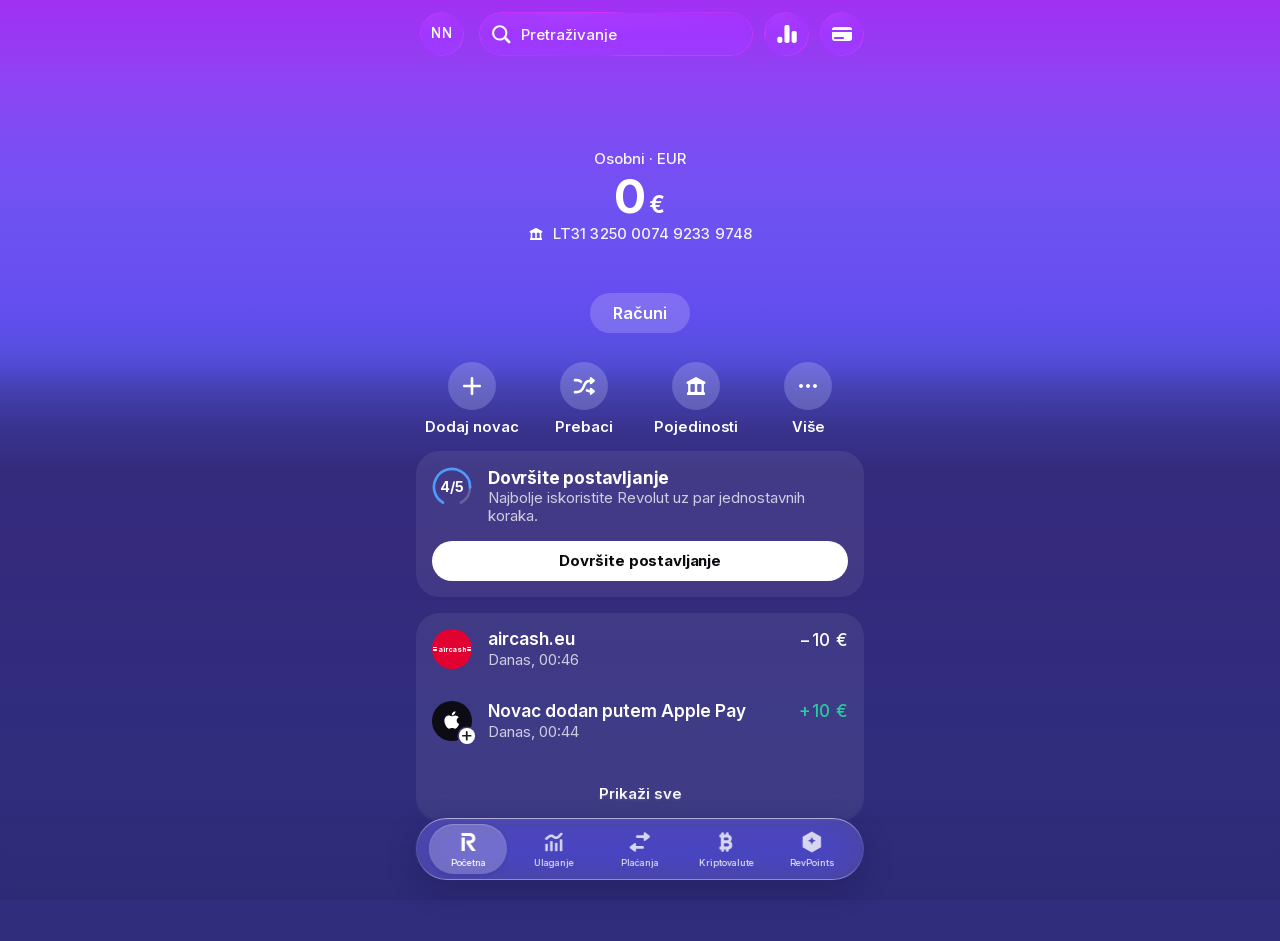
<file: index.html>
<!DOCTYPE html>
<html lang="hr">
<head>
<meta charset="utf-8">
<meta name="viewport" content="width=device-width, initial-scale=1, maximum-scale=1, user-scalable=no, viewport-fit=cover">
<meta name="theme-color" content="#a827f5">
<meta name="apple-mobile-web-app-capable" content="yes">
<meta name="mobile-web-app-capable" content="yes">
<meta name="apple-mobile-web-app-status-bar-style" content="black-translucent">
<meta name="apple-mobile-web-app-title" content="Revolut">
<link rel="manifest" href="manifest.json">
<link rel="apple-touch-icon" href="icons/apple-touch-icon-180.png">
<title>Početna</title>
<link rel="stylesheet" href="styles.css">
<script src="page-transition.js"></script>
</head>
<body>
<main class="page">
  <div class="col">

    <!-- ============ header ============ -->
    <header class="header">
      <button class="glass circle-btn avatar" aria-label="Profil">NN</button>

      <button class="glass search" aria-label="Pretraživanje" data-i18n-aria="search">
        <svg viewBox="0 0 24 24" fill="#fff"><path d="M16.756 14.685c1.852-2.886 1.516-6.769-1.008-9.293-2.912-2.912-7.632-2.912-10.544 0-2.912 2.912-2.912 7.633 0 10.544 2.656 2.656 6.817 2.89 9.738 0.7l3.765 3.766c0.52 0.52 1.363 0.52 1.883 0s0.52-1.363 0-1.883l-3.825-3.825-0.009-0.009zM14.34 6.802c2.133 2.133 2.133 5.592 0 7.725-2.134 2.133-5.592 2.133-7.726 0-2.133-2.133-2.133-5.592 0-7.725 2.134-2.134 5.592-2.134 7.726 0z"/></svg>
        <span data-i18n="search">Pretraživanje</span>
      </button>

      <button class="glass circle-btn" aria-label="Analitika" data-i18n-aria="aria.analytics">
        <svg viewBox="0 0 24 24" fill="#fff"><path fill-rule="evenodd" d="M12 3.071c-1.93 0-2.566 0.638-2.566 2.055v13.748c0 1.417 0.636 2.055 2.566 2.055 1.93 0 2.566-0.638 2.566-2.055V5.126c0-1.417-0.636-2.055-2.566-2.055zm4.618 7.968c0-1.417 0.637-2.056 2.566-2.056 1.93 0 2.566 0.64 2.566 2.056v7.835c0 1.417-0.636 2.055-2.566 2.055-1.93 0-2.566-0.638-2.566-2.055v-7.835zM2.25 16.802c0-1.417 0.636-2.051 2.566-2.051 1.93 0 2.566 0.634 2.566 2.051v2.072c0 1.417-0.637 2.055-2.566 2.055-1.93 0-2.566-0.638-2.566-2.055v-2.072z"/></svg>
      </button>

      <button class="glass circle-btn" aria-label="Kartice" data-i18n-aria="aria.cards">
        <svg viewBox="0 0 24 24" fill="#fff"><path fill-rule="evenodd" d="M2 7.5C2 6.12 3.12 5 4.5 5h15C20.88 5 22 6.12 22 7.5V8H2V7.5zM2 10h20v6.5c0 1.38-1.12 2.5-2.5 2.5h-15C3.12 19 2 17.88 2 16.5V10zm3 5c-0.552 0-1 0.448-1 1s0.448 1 1 1h8c0.552 0 1-0.448 1-1s-0.448-1-1-1H5z"/></svg>
      </button>
    </header>

    <!-- ============ balance ============ -->
    <section class="balance">
      <div class="label" data-i18n="balance.label">Osobni · EUR</div>
      <div class="amount"><span class="int">0</span><span class="cur">€</span></div>
      <div class="iban">
        <svg viewBox="0 0 24 24" fill="#fff"><path d="M12 2.983c0.19 0 0.379 0.051 0.548 0.154l8.464 4.526c0.305 0.186 0.488 0.502 0.488 0.84v0.528c0 0.337-0.099 0.68-0.488 0.705-0.761 0.047-1.133 0.323-1.133 1.12v6.375c0 0.452 0.347 0.82 0.674 1.167l0.025 0.027 0.012 0.012c0.063 0.068 0.126 0.134 0.183 0.201 0.149 0.17 0.239 0.381 0.239 0.61v1.264c0 0.278-0.244 0.505-0.544 0.505H3.532c-0.3 0-0.544-0.227-0.544-0.505V19.25c0-0.23 0.09-0.441 0.239-0.61 0.057-0.068 0.12-0.134 0.183-0.202l0.012-0.012 0.024-0.026c0.327-0.347 0.675-0.716 0.675-1.168v-6.376c0-0.796-0.372-1.072-1.133-1.119C2.598 9.711 2.5 9.368 2.5 9.031V8.504c0-0.34 0.183-0.655 0.488-0.841l8.464-4.526C11.621 3.034 11.81 2.983 12 2.983zm-4.559 7.066c-0.162 0-0.315 0.035-0.45 0.095-0.326 0.147-0.55 0.447-0.55 0.793v6.187c0 0.49 0.448 0.89 1 0.89H9.81c0.552 0 1-0.4 1-0.89v-6.187c0-0.491-0.448-0.888-1-0.888H7.44zm6.75 0c-0.162 0-0.316 0.034-0.452 0.095-0.325 0.147-0.548 0.447-0.548 0.793v6.187c0 0.49 0.448 0.89 1 0.89h2.368c0.552 0 1-0.4 1-0.89v-6.187c0-0.491-0.448-0.888-1-0.888H14.19z"/></svg>
        <span>LT31 3250 0074 9233 9748</span>
      </div>
    </section>

    <button class="accounts" id="accounts" data-i18n="accounts">Računi</button>

    <!-- ============ quick actions ============ -->
    <nav class="actions">
      <button class="action" id="addMoney">
        <div class="bubble"><svg viewBox="0 0 24 24" fill="#fff"><path d="M12.192 3c0.605 0 1.095 0.49 1.095 1.096v6.617h6.617c0.605 0 1.096 0.49 1.096 1.095v0.384c0 0.605-0.49 1.095-1.096 1.095h-6.617v6.617c0 0.605-0.49 1.096-1.095 1.096h-0.384c-0.605 0-1.095-0.49-1.095-1.096v-6.617H4.096C3.49 13.287 3 12.797 3 12.192v-0.384c0-0.605 0.49-1.095 1.096-1.095h6.617V4.096C10.713 3.49 11.203 3 11.808 3h0.384z"/></svg></div>
        <span data-i18n="act.add">Dodaj novac</span>
      </button>
      <button class="action">
        <div class="bubble"><svg viewBox="0 0 24 24" fill="#fff"><path d="M17.825 9.076c0 1.163 0.836 1.583 1.728 0.872l3.009-2.358c0.584-0.469 0.584-1.325 0-1.777l-3.01-2.375c-0.875-0.695-1.727-0.323-1.727 0.888v1.206c-2.281 0.042-3.843 0.905-4.97 2.227-0.941 1.104-1.557 2.521-2.091 3.752v0.002l-0.204 0.464c-0.626 1.42-1.223 2.606-2.159 3.467-0.88 0.81-2.175 1.429-4.401 1.429H3c-0.718 0-1.3 0.582-1.3 1.3 0 0.718 0.582 1.3 1.3 1.3h1c2.774 0 4.73-0.799 6.161-2.116 1.377-1.266 2.155-2.916 2.779-4.331l0.203-0.463V12.56c0.565-1.29 1.018-2.326 1.69-3.114 0.633-0.742 1.479-1.275 2.992-1.313v0.943zM8.416 8.861c0.276 0.247 0.523 0.52 0.75 0.82 0.348-0.765 0.78-1.626 1.324-2.434-0.11-0.111-0.225-0.22-0.344-0.326C8.714 5.643 6.763 4.873 4 4.873H3c-0.718 0-1.3 0.582-1.3 1.3 0 0.718 0.582 1.3 1.3 1.3h1c2.236 0 3.536 0.604 4.416 1.388zm9.409 9.61c-1.922-0.034-3.335-0.636-4.410-1.604 0.548-0.838 0.961-1.677 1.292-2.404 0.037 0.045 0.075 0.09 0.113 0.133 0.628 0.714 1.478 1.238 3.005 1.274v-0.943c0-1.163 0.836-1.583 1.728-0.872l3.009 2.358c0.584 0.469 0.584 1.325 0 1.777l-3.01 2.375c-0.875 0.695-1.727 0.323-1.727-0.888V18.47z"/></svg></div>
        <span data-i18n="act.move">Prebaci</span>
      </button>
      <button class="action">
        <div class="bubble"><svg viewBox="0 0 24 24" fill="#fff"><path d="M12 2.983c0.19 0 0.379 0.051 0.548 0.154l8.464 4.526c0.305 0.186 0.488 0.502 0.488 0.84v0.528c0 0.337-0.099 0.68-0.488 0.705-0.761 0.047-1.133 0.323-1.133 1.12v6.375c0 0.452 0.347 0.82 0.674 1.167l0.025 0.027 0.012 0.012c0.063 0.068 0.126 0.134 0.183 0.201 0.149 0.17 0.239 0.381 0.239 0.61v1.264c0 0.278-0.244 0.505-0.544 0.505H3.532c-0.3 0-0.544-0.227-0.544-0.505V19.25c0-0.23 0.09-0.441 0.239-0.61 0.057-0.068 0.12-0.134 0.183-0.202l0.012-0.012 0.024-0.026c0.327-0.347 0.675-0.716 0.675-1.168v-6.376c0-0.796-0.372-1.072-1.133-1.119C2.598 9.711 2.5 9.368 2.5 9.031V8.504c0-0.34 0.183-0.655 0.488-0.841l8.464-4.526C11.621 3.034 11.81 2.983 12 2.983zm-4.559 7.066c-0.162 0-0.315 0.035-0.45 0.095-0.326 0.147-0.55 0.447-0.55 0.793v6.187c0 0.49 0.448 0.89 1 0.89H9.81c0.552 0 1-0.4 1-0.89v-6.187c0-0.491-0.448-0.888-1-0.888H7.44zm6.75 0c-0.162 0-0.316 0.034-0.452 0.095-0.325 0.147-0.548 0.447-0.548 0.793v6.187c0 0.49 0.448 0.89 1 0.89h2.368c0.552 0 1-0.4 1-0.89v-6.187c0-0.491-0.448-0.888-1-0.888H14.19z"/></svg></div>
        <span data-i18n="act.details">Pojedinosti</span>
      </button>
      <button class="action">
        <div class="bubble"><svg viewBox="0 0 25 24" fill="#fff"><path fill-rule="evenodd" d="M5.208 10c1.15 0 2.084 0.895 2.084 2s-0.933 2-2.084 2c-1.15 0-2.083-0.896-2.083-2s0.933-2 2.083-2zm7.292 0c1.15 0 2.083 0.895 2.083 2s-0.932 2-2.083 2c-1.15 0-2.083-0.895-2.083-2s0.932-2 2.083-2zm7.292 0c1.15 0 2.083 0.896 2.083 2s-0.933 2-2.083 2c-1.15 0-2.084-0.895-2.084-2s0.933-2 2.084-2z"/></svg></div>
        <span data-i18n="act.more">Više</span>
      </button>
    </nav>

    <!-- ============ setup card ============ -->
    <section class="card setup">
      <div class="top">
        <div class="ring" id="setupRing" role="img" aria-label="4/5">
          <svg viewBox="0 0 76 76" fill="none">
            <circle class="ring-track" cx="38" cy="38" r="34.3" stroke="var(--ring-track)" stroke-width="5" stroke-linecap="round" style="stroke-dasharray:35.92 215.51;transform:rotate(0deg)"/>
            <circle class="ring-fill" cx="38" cy="38" r="34.3" stroke="var(--ring-blue)" stroke-width="5" stroke-linecap="round" style="stroke-dasharray:143.67 215.51;transform:rotate(120deg)"/>
          </svg>
          <b>4/5</b>
        </div>
        <div class="text">
          <h2 data-i18n="setup.title">Dovršite postavljanje</h2>
          <p data-i18n="setup.desc">Najbolje iskoristite Revolut uz par jednostavnih koraka.</p>
        </div>
      </div>
      <button class="cta" data-i18n="setup.cta">Dovršite postavljanje</button>
    </section>

    <!-- ============ transactions ============ -->
    <section class="card feed">
      <div class="tx">
        <div class="logo aircash">
          <div class="aircash-mark"><div class="w"><i></i><i></i><i></i></div>aircash<div class="w"><i></i><i></i><i></i></div></div>
        </div>
        <div class="body">
          <div class="name">aircash.eu</div>
          <div class="when"><span data-i18n="tx.today">Danas</span>, 00:46</div>
        </div>
        <div class="amt">−10&nbsp;€</div>
      </div>
      <div class="tx">
        <div class="logo apple">
          <svg viewBox="0 0 384 512" fill="#fff" style="width:1.55rem;height:2rem;margin-top:-.2rem"><path d="M318.7 268.7c-.2-36.7 16.4-64.4 50-84.8-18.8-26.9-47.2-41.7-84.7-44.6-35.5-2.8-74.3 20.7-88.5 20.7-15 0-49.4-19.7-76.4-19.7C63.3 141.2 4 184.8 4 273.5q0 39.3 14.4 81.2c12.8 36.7 59 126.7 107.2 125.2 25.2-.6 43-17.9 75.8-17.9 31.8 0 48.3 17.9 76.4 17.9 48.6-.7 90.4-82.5 102.6-119.3-65.2-30.7-61.7-90-61.7-91.9zm-56.6-164.2c27.3-32.4 24.8-61.9 24-72.5-24.1 1.4-52 16.4-67.9 34.9-17.5 19.8-27.8 44.3-25.6 71.9 26.1 2 49.9-11.4 69.5-34.3z"/></svg>
        </div>
        <div class="body">
          <div class="name" data-i18n="tx.topup">Novac dodan putem Apple&nbsp;Pay</div>
          <div class="when"><span data-i18n="tx.today">Danas</span>, 00:44</div>
        </div>
        <div class="amt pos">+10&nbsp;€</div>
      </div>
      <button class="see-all" data-i18n="feed.all">Prikaži sve</button>
    </section>

  </div>
</main>

<div class="edge"></div>

<!-- ============ tab bar ============ -->
<nav class="tabbar" id="tabbar">
  <div class="blob" id="blob"></div>

  <button class="tab active">
    <svg viewBox="0 0 24 24" fill="currentColor"><path d="M9.053 7.442H5.7V21h3.353V7.442z"/><path d="M14.61 13.43c2.747-0.138 4.957-2.446 4.957-5.213C19.567 5.341 17.226 3 14.345 3H5.7v2.895h8.234c1.303 0 2.383 1.024 2.406 2.283 0.012 0.63-0.224 1.224-0.665 1.674-0.442 0.45-1.032 0.698-1.661 0.698h-3.208c-0.114 0-0.206 0.092-0.206 0.206v2.573c0 0.044 0.013 0.086 0.039 0.121L16.08 21h3.983l-5.454-7.57z"/></svg>
    <span data-i18n="tab.home">Početna</span>
  </button>
  <button class="tab">
    <svg viewBox="0 0 24 24" fill="currentColor"><path d="M3.497 14.813c0-0.552 0.448-1 1-1h0.5c0.553 0 1 0.448 1 1v5.496c0 0.552-0.447 1-1 1h-0.5c-0.552 0-1-0.448-1-1v-5.496zm4.833-2.8c0-0.553 0.448-1 1-1h0.5c0.553 0 1 0.447 1 1v8.296c0 0.553-0.447 1-1 1h-0.5c-0.552 0-1-0.447-1-1v-8.296zm4.834 1.819c0-0.552 0.448-1 1-1h0.5c0.552 0 1 0.448 1 1v6.477c0 0.553-0.448 1-1 1h-0.5c-0.552 0-1-0.447-1-1v-6.477zm4.833-3.489c0-0.552 0.448-1 1-1h0.5c0.553 0 1 0.448 1 1v9.966c0 0.553-0.447 1-1 1h-0.5c-0.552 0-1-0.447-1-1v-9.966zm2.407-7.309c-0.5-0.475-1.292-0.455-1.767 0.046L16.04 5.818c-0.891 0.94-2.38 0.966-3.304 0.06-1.78-1.745-4.596-1.845-6.495-0.23L3.647 7.852C3.12 8.3 3.057 9.088 3.504 9.614c0.447 0.526 1.236 0.59 1.762 0.143L7.86 7.552c0.913-0.777 2.268-0.729 3.125 0.11 1.92 1.885 5.015 1.83 6.867-0.122L20.45 4.8c0.476-0.5 0.455-1.292-0.046-1.767z"/></svg>
    <span data-i18n="tab.invest">Ulaganje</span>
  </button>
  <button class="tab">
    <svg viewBox="0 0 24 24" fill="currentColor"><path d="M9.44 5.15h6.385V3.79c0-1.391 1-1.893 2.065-1.043l3.597 2.819c0.698 0.56 0.698 1.583 0 2.124l-3.597 2.838c-1.047 0.83-2.065 0.386-2.065-1.062V8.123H9.44c-0.64 0-1.158-0.519-1.158-1.158V6.309c0-0.64 0.519-1.159 1.158-1.159zm5.428 10.726H8.175v-1.36c0-1.391-0.862-1.893-1.928-1.043l-3.734 2.819c-0.698 0.56-0.698 1.583 0 2.124l3.734 2.838c1.047 0.83 1.928 0.386 1.928-1.062V18.85h6.693c0.64 0 1.158-0.519 1.158-1.158v-0.656c0-0.64-0.519-1.159-1.158-1.159z"/></svg>
    <span data-i18n="tab.payments">Plaćanja</span>
  </button>
  <button class="tab">
    <svg viewBox="0 0 24 24" fill="currentColor"><path d="M8.8 2.25c0.74 0 1.341 0.6 1.341 1.341V4.57h1.987V3.59c0-0.74 0.6-1.341 1.342-1.341h0.053c0.74 0 1.341 0.6 1.341 1.341v1.09c1.847 0.378 3.033 1.711 3.033 3.76 0 0.181-0.009 0.354-0.025 0.517-0.02 0.226-0.057 0.435-0.104 0.63-0.225 0.92-0.713 1.504-1.224 1.894v0.084c0.544 0.275 0.997 0.663 1.32 1.208 0.192 0.323 0.339 0.702 0.43 1.145 0.079 0.367 0.12 0.779 0.12 1.24 0 2.414-1.345 3.926-3.55 4.237v1.013c0 0.74-0.6 1.341-1.341 1.341H13.47c-0.741 0-1.342-0.6-1.342-1.341v-0.953h-1.987v0.953c0 0.74-0.6 1.341-1.341 1.341H8.747c-0.74 0-1.341-0.6-1.341-1.341v-0.977H6.208c-0.344 0-0.622-0.299-0.622-0.665v-1.595c0-0.368 0.278-0.665 0.622-0.665h0.846V7.494H6.208c-0.344 0-0.622-0.298-0.622-0.664V5.234c0-0.367 0.278-0.664 0.622-0.664h1.198V3.59c0-0.74 0.6-1.341 1.341-1.341H8.8zm1.98 5.255c-0.158 0-0.301 0.062-0.41 0.166-0.13 0.122-0.212 0.3-0.212 0.498v1.478c0 0.11 0.025 0.216 0.07 0.308 0.043 0.087 0.102 0.162 0.175 0.22 0.105 0.086 0.235 0.137 0.377 0.137h2.482c0.653 0 1.062-0.23 1.278-0.596 0.07-0.12 0.12-0.253 0.152-0.398 0.028-0.129 0.041-0.266 0.041-0.41 0-0.808-0.417-1.403-1.471-1.403H10.78zm0 5.699c-0.144 0-0.275 0.05-0.38 0.137-0.147 0.123-0.242 0.313-0.242 0.527v1.967c0 0.22 0.1 0.415 0.254 0.536 0.103 0.08 0.23 0.128 0.368 0.128h2.68c1.333 0 1.771-0.764 1.771-1.658 0-0.744-0.418-1.637-1.77-1.637H10.78z"/></svg>
    <span data-i18n="tab.crypto">Kriptovalute</span>
  </button>
  <button class="tab">
    <svg viewBox="0 0 24 24"><defs><mask id="rp"><path d="M12 1.5l9.2 5.25v10.5L12 22.5l-9.2-5.25V6.75z" fill="#fff"/><path d="M12 6.6c.5 2.7 1.5 3.7 4.2 4.2-2.7.5-3.7 1.5-4.2 4.2-.5-2.7-1.5-3.7-4.2-4.2 2.7-.5 3.7-1.5 4.2-4.2z" fill="#000"/></mask></defs><rect width="24" height="24" fill="currentColor" mask="url(#rp)"/></svg>
    <span>RevPoints</span>
  </button>
</nav>

<!-- ============ bottom sheets ============ -->
<div class="sheet-backdrop" id="sheetBackdrop" hidden></div>

<div class="sheet" id="setupSheet" role="dialog" aria-modal="true" aria-labelledby="setupSheetTitle" hidden>
  <div class="sheet-grabber"></div>
  <h3 id="setupSheetTitle" data-i18n="setup.title">Dovršite postavljanje</h3>
  <p data-i18n="setupSheet.text">Želite li zadržati ovu karticu na početnom zaslonu ili je ukloniti?</p>
  <div class="sheet-progress">
    <span id="progressLabel" data-i18n="setupSheet.progress">Napredak</span>
    <div class="stepper" role="group" aria-labelledby="progressLabel">
      <button type="button" class="step-btn" id="progressDec" data-i18n-aria="progress.dec" aria-label="Smanji napredak"><svg viewBox="0 0 24 24" fill="none" stroke="#fff" stroke-width="2.6" stroke-linecap="round"><path d="M6 12h12"/></svg></button>
      <output class="step-value" id="progressValue" aria-live="polite">4/5</output>
      <button type="button" class="step-btn" id="progressInc" data-i18n-aria="progress.inc" aria-label="Povećaj napredak"><svg viewBox="0 0 24 24" fill="none" stroke="#fff" stroke-width="2.6" stroke-linecap="round"><path d="M12 6v12M6 12h12"/></svg></button>
    </div>
  </div>
  <div class="sheet-actions">
    <button class="sheet-btn primary" data-action="keep" data-i18n="common.keep">Zadrži</button>
    <button class="sheet-btn danger" data-action="remove" data-i18n="common.remove">Ukloni</button>
  </div>
</div>

<div class="sheet" id="profileSheet" role="dialog" aria-modal="true" aria-labelledby="profileSheetTitle" hidden>
  <div class="sheet-grabber"></div>
  <h3 id="profileSheetTitle" data-i18n="profile.title">Profil</h3>
  <div class="glass sheet-avatar" id="profilePreview"></div>
  <div class="sheet-row">
    <button class="sheet-btn" id="photoUpload">Učitaj fotografiju</button>
    <button class="sheet-btn danger" id="photoRemove" data-i18n="common.remove" hidden>Ukloni</button>
  </div>
  <input type="file" id="photoInput" accept="image/*" hidden>
  <label class="sheet-field"><span data-i18n="profile.initials">Inicijali (najviše 2 slova)</span>
    <input type="text" id="initialsInput" maxlength="2" autocomplete="off" autocapitalize="characters" spellcheck="false">
  </label>
  <label class="sheet-switch">
    <span data-i18n="profile.dot">Točkica obavijesti</span>
    <input type="checkbox" id="dotToggle" role="switch">
    <i aria-hidden="true"></i>
  </label>
  <div class="sheet-lang">
    <span id="langLabel" data-i18n="profile.language">Jezik</span>
    <div class="seg" role="radiogroup" aria-labelledby="langLabel">
      <button type="button" role="radio" data-lang="hr">HR</button>
      <button type="button" role="radio" data-lang="en">EN</button>
    </div>
  </div>
  <div class="sheet-actions">
    <button class="sheet-btn primary" id="profileSave" data-i18n="common.save">Spremi</button>
    <button class="sheet-btn" id="profileCancel" data-i18n="common.cancel">Odustani</button>
  </div>
  <button class="sheet-link danger" id="resetOpen" data-i18n="reset.button">Vrati na zadano</button>
</div>

<div class="sheet tx-sheet" id="txSheet" role="dialog" aria-modal="true" aria-labelledby="txSheetTitle" hidden>
  <div class="sheet-grabber"></div>
  <h3 id="txSheetTitle" data-i18n="all.title">Transakcije</h3>
  <div class="tx-list" id="txList"></div>
</div>

<div class="sheet" id="resetSheet" role="dialog" aria-modal="true" aria-labelledby="resetSheetTitle" hidden>
  <div class="sheet-grabber"></div>
  <h3 id="resetSheetTitle" data-i18n="reset.title">Vratiti sve na zadano?</h3>
  <p data-i18n="reset.text">Inicijali, fotografija, točkica, IBAN, kartica postavljanja i jezik vratit će se na početne postavke.</p>
  <div class="sheet-actions">
    <button class="sheet-btn danger" id="resetConfirm" data-i18n="reset.confirm">Vrati na zadano</button>
    <button class="sheet-btn" id="resetCancel" data-i18n="common.cancel">Odustani</button>
  </div>
</div>

<div class="sheet" id="ibanSheet" role="dialog" aria-modal="true" aria-labelledby="ibanSheetTitle" hidden>
  <div class="sheet-grabber"></div>
  <h3 id="ibanSheetTitle" data-i18n="iban.title">Uredi IBAN</h3>
  <label class="sheet-field">IBAN
    <input type="text" id="ibanInput" maxlength="42" inputmode="text" autocomplete="off" autocapitalize="characters" autocorrect="off" spellcheck="false">
  </label>
  <div class="sheet-hint">
    <span id="ibanCount">0/34</span>
  </div>
  <div class="sheet-actions">
    <button class="sheet-btn primary" id="ibanSave" data-i18n="common.save">Spremi</button>
    <button class="sheet-btn" id="ibanCancel" data-i18n="common.cancel">Odustani</button>
  </div>
</div>

<script src="pwa.js"></script>
<script src="bank-store.js"></script>
<script src="app.js"></script>
</body>
</html>
</file>
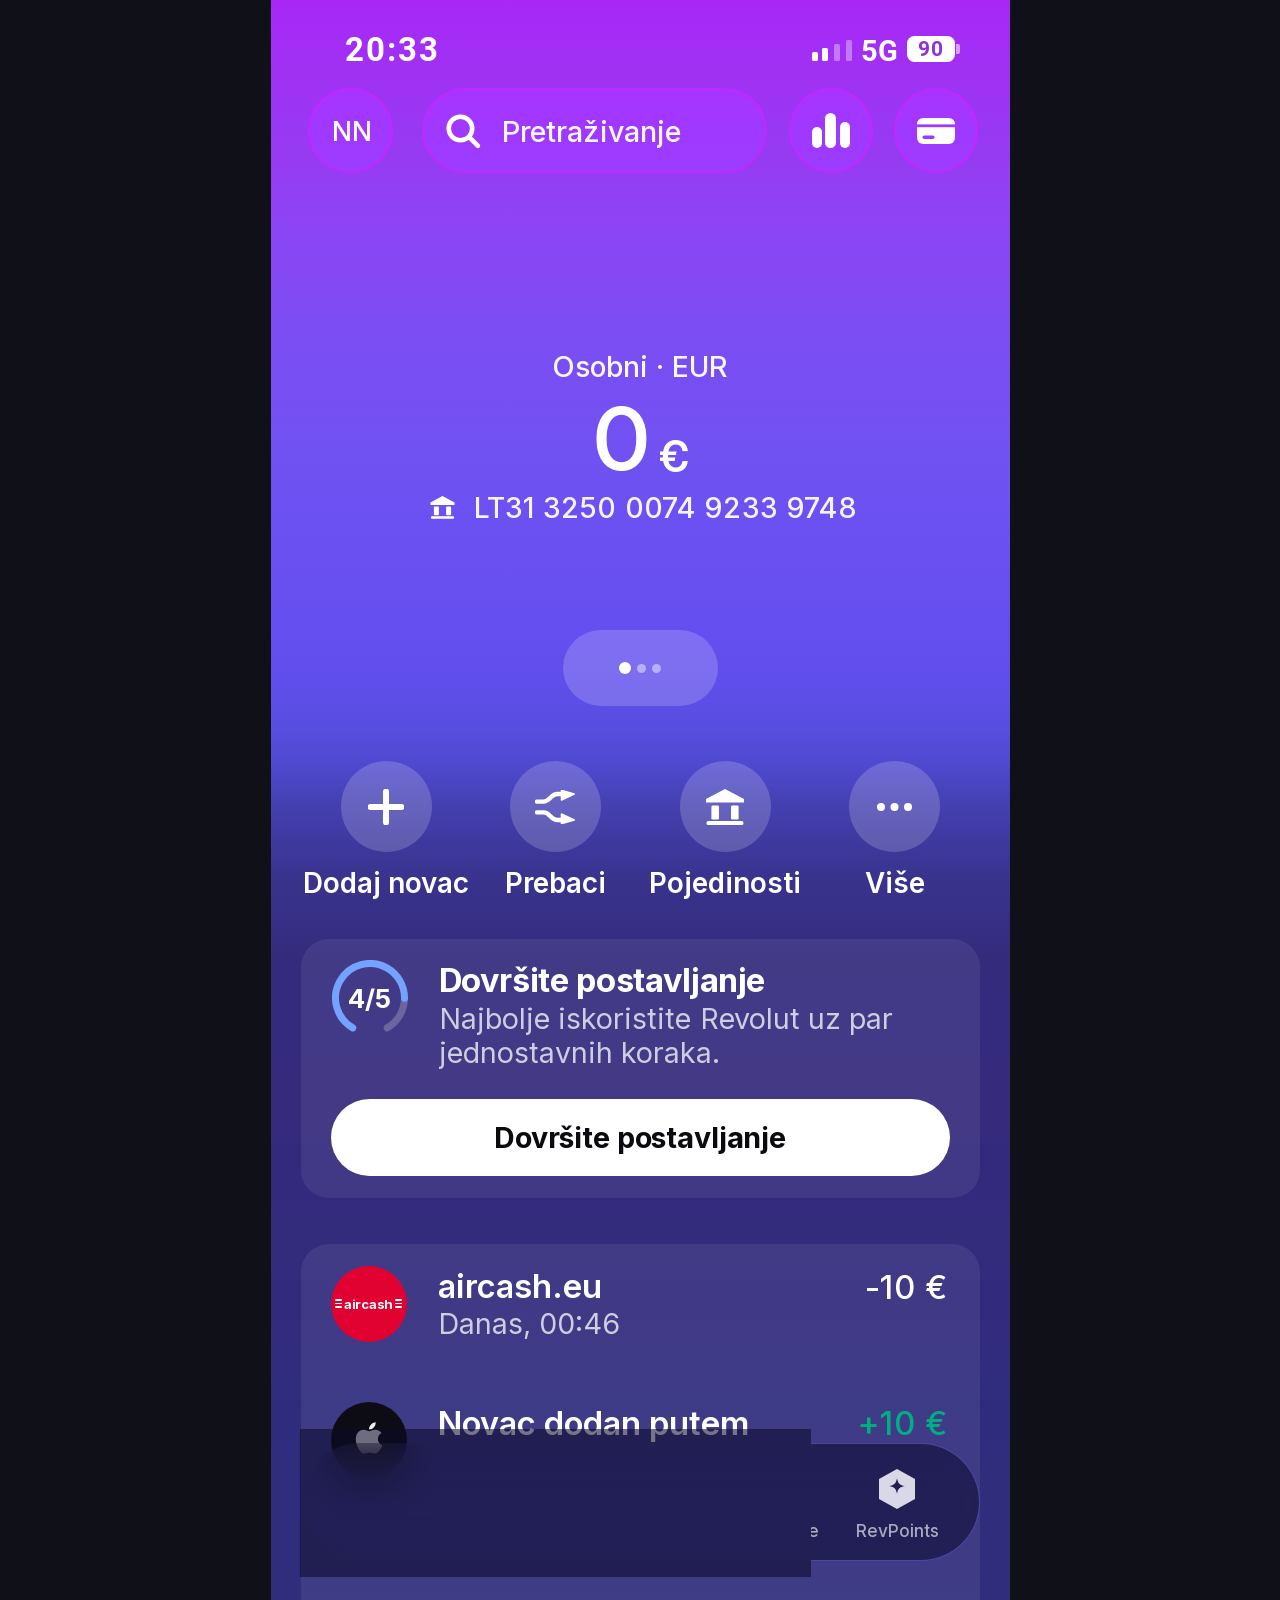
<file: _build/index.html>
<!DOCTYPE html>
<html lang="hr">
<head>
<meta charset="utf-8">
<meta name="viewport" content="width=739, initial-scale=1">
<title>Revolut — Home (exact)</title>
<style>
  /* ---------------------------------------------------------------
     EXACT REPLICA — 739 x 1600 px reference frame
     All coordinates are measured from the supplied screenshot.
     Fonts: Inter Variable + Aeonik Pro Medium (from the Revolut APK)
            + Roboto Medium (status bar)
  ------------------------------------------------------------------ */
  @font-face { font-family:"InterVar"; src:url("fonts/inter-var.ttf") format("truetype"); font-weight:100 900; }
  @font-face { font-family:"Aeonik";   src:url("fonts/aeonik-medium.otf") format("opentype"); font-weight:500; }
  @font-face { font-family:"RobotoNum";src:url("fonts/Roboto-Medium.ttf") format("truetype"); font-weight:500; }
  @font-face { font-family:"RobotoNum";src:url("fonts/Roboto-Bold.ttf") format("truetype"); font-weight:700; }

  :root{
    --w: 739px;
    --h: 1600px;
    --white: #ffffff;
    --ink-dim: rgba(255,255,255,.75);
    --card: rgba(255,255,255,.07);
    --circle: rgba(255,255,255,.18);
    --positive: #00ae84;
  }

  *{ box-sizing:border-box; margin:0; padding:0; }
  html,body{ background:#101018; }
  body{ display:flex; justify-content:center; }

  #stage{
    position:relative;
    width:var(--w); height:var(--h);
    overflow:hidden;
    background: linear-gradient(180deg,
      #a827f5 0%,    #a32df5 2.5%,  #a032f3 5%,   #9a37f4 7.5%,
      #963bf2 10%,   #9041f4 12.5%, #8a45f4 15%,  #8449f3 17.5%,
      #7d4cf3 20%,   #794ef3 22.5%, #764ff3 25%,  #7251f2 27.5%,
      #6e51f1 30%,   #6c51f2 32.5%, #6a50f1 35%,  #674ff0 37.5%,
      #644eef 40%,   #5f4eeb 42.5%, #594ee2 45%,  #504ad2 47.5%,
      #4541b4 50%,   #3e399f 52.5%, #39338d 55%,  #372f85 57.5%,
      #342b7c 60%,   #342b7e 62.5%, #342b7e 65%,  #362a7c 67.5%,
      #362a7c 70%,   #332a7d 72.5%, #332a7d 75%,  #332c7c 77.5%,
      #322a7d 80%,   #322a7d 82.5%, #322c7e 85%,  #2f2c7d 87.5%,
      #302c7d 90%,   #302d7c 92.5%, #302d7c 95%,  #302d7c 97.5%,
      #302e7c 100%);
    color:#fff;
    font-family:"InterVar", "Inter", sans-serif;
    -webkit-font-smoothing:antialiased;
  }

  .abs{ position:absolute; }

  /* text helper: line-height 1, baseline = top + .8638em (Inter) */
  .tx{ position:absolute; white-space:nowrap; line-height:1; color:#fff; }

  /* ============================ STATUS BAR ============================ */
  .clock{
    left:74px; top:33.4px;
    font-family:"RobotoNum"; font-size:32.8px; font-weight:700;
    letter-spacing:2.2px;
  }
  .signal{ left:541px; top:40px; width:46px; height:21px; }
  .fiveg{
    left:590px; top:36px;
    font-family:"RobotoNum"; font-size:28.5px; font-weight:700;
    letter-spacing:.3px;
  }
  .battery{
    left:636px; top:35.5px; width:48px; height:26px;
    background:#fff; border-radius:7.5px;
    display:flex; align-items:center; justify-content:center;
  }
  .battery span{
    font-family:"RobotoNum"; font-weight:700; font-size:21px; line-height:1;
    color:#8f33dd; letter-spacing:1.4px; margin-left:1px;
  }
  .nub{
    left:685.5px; top:44px; width:3.5px; height:10px;
    background:rgba(255,255,255,.55); border-radius:0 2px 2px 0;
  }

  /* ============================== HEADER ============================== */
  .glass{
    background:rgba(255,255,255,.02);
    border:2px solid rgba(199,38,255,.88);
    backdrop-filter:saturate(1.1);
    -webkit-backdrop-filter:saturate(1.1);
  }
  .avatar{
    left:37px; top:88px; width:85px; height:85px; border-radius:50%;
    display:flex; align-items:center; justify-content:center;
  }
  .avatar span{
    position:absolute; left:0; top:29px; width:85px; text-align:center;
    font-size:26.2px; font-weight:500; font-variation-settings:"wght" 500,"opsz" 14;
    letter-spacing:.1px; line-height:1;
  }
  .search{
    left:151px; top:88px; width:345px; height:85px; border-radius:42.5px;
    display:flex; align-items:center;
  }
  .search .ic{ position:absolute; left:20px; top:22px; width:38px; height:38px; }
  .search span{
    position:absolute; left:78px; top:27.6px;
    font-size:28.7px; font-weight:500; font-variation-settings:"wght" 500,"opsz" 14;
    letter-spacing:0; line-height:1; color:rgba(255,255,255,.97);
  }
  .hbtn{
    top:88px; width:84px; height:85px; border-radius:50%;
    display:flex; align-items:center; justify-content:center;
  }
  .hbtn.a{ left:518px; }
  .hbtn.b{ left:623px; }

  /* ============================== BALANCE ============================= */
  .bal-title{
    left:0; top:353.4px; width:739px; text-align:center;
    font-size:28.5px; font-weight:500; font-variation-settings:"wght" 500,"opsz" 14;
    line-height:1; color:rgba(255,255,255,.95); letter-spacing:-.05px;
  }
  .bal-amount .zero{
    position:absolute; left:322px; top:390.5px;
    font-family:"Aeonik"; font-size:90.3px; font-weight:500;
    line-height:1; letter-spacing:-.0089em;
  }
  .bal-amount .euro{
    position:absolute; left:388px; top:433px;
    font-family:"Aeonik"; font-size:45.5px; font-weight:500;
    line-height:1; letter-spacing:0;
  }
  .iban{
    position:absolute; left:0; top:494.4px; width:739px; height:30px;
  }
  .iban svg{ position:absolute; left:159px; top:2px; width:25px; height:23px; }
  .iban span{
    position:absolute; left:203.5px; top:0;
    font-size:28.5px; font-weight:500; font-variation-settings:"wght" 500,"opsz" 14;
    line-height:1; color:rgba(255,255,255,.93); letter-spacing:.15px; white-space:nowrap;
  }

  /* ============================= PAGE DOTS ============================ */
  .dots{
    left:292px; top:630px; width:155px; height:76px; border-radius:38px;
    background:rgba(255,255,255,.18);
    display:flex; align-items:center; justify-content:center; gap:6px;
  }
  .dots i{ display:block; width:9px; height:9px; border-radius:50%; background:rgba(255,255,255,.45); }
  .dots i.on{ width:12px; height:12px; background:#fff; }

  /* =========================== QUICK ACTIONS ========================== */
  .action{ position:absolute; top:761px; width:91px; text-align:center; }
  .action .circle{
    width:91px; height:91px; border-radius:50%;
    background:var(--circle);
    display:flex; align-items:center; justify-content:center;
  }
  .action .label{
    margin-top:0; position:absolute; top:109.2px; left:-40px; width:171px;
    font-size:27.9px; font-weight:600; font-variation-settings:"wght" 600,"opsz" 14;
    line-height:1; text-align:center; white-space:nowrap; color:#fff;
  }
  .act1{ left:70px; } .act2{ left:239.5px; } .act3{ left:409px; } .act4{ left:578.5px; }

  /* ============================ SETUP CARD ============================ */
  .setup{
    left:30px; top:939px; width:679px; height:259px;
    border-radius:28px; background:rgba(255,255,255,.07);
  }
  .ring{ position:absolute; left:31px; top:21px; width:76px; height:76px; }
  .ring .pct{
    position:absolute; left:0; top:26px; width:76px; text-align:center;
    font-size:26px; font-weight:700; font-variation-settings:"wght" 700,"opsz" 18;
    line-height:1; letter-spacing:-.2px;
  }
  .setup h2{
    position:absolute; left:138px; top:24.7px;
    font-size:32.8px; font-weight:700; font-variation-settings:"wght" 700,"opsz" 16;
    line-height:1; letter-spacing:-.35px; color:#fff;
  }
  .setup .desc{
    position:absolute; left:138px; top:62.6px; width:470px;
    font-size:28.7px; font-weight:400; font-variation-settings:"wght" 400,"opsz" 14;
    line-height:34px; color:rgba(255,255,255,.75); letter-spacing:.05px;
  }
  .cta{
    position:absolute; left:30px; top:160px; width:619px; height:77px;
    border-radius:38.5px; background:#fff;
  }
  .cta span{
    position:absolute; left:0; top:25.2px; width:619px; text-align:center;
    font-size:28.7px; font-weight:700; font-variation-settings:"wght" 700,"opsz" 14;
    color:#0a0a0f; letter-spacing:-.15px; line-height:1;
  }

  /* ============================= FEED CARD ============================ */
  .feed{
    left:30px; top:1244px; width:679px; height:520px;
    border-radius:28px; background:rgba(255,255,255,.07);
  }
  .row{ position:absolute; left:0; width:679px; height:136px; }
  .row .ico{ position:absolute; left:30px; top:0; width:76px; height:76px; border-radius:50%; }
  .row .title{
    position:absolute; left:137px; top:3.7px;
    font-size:32.8px; font-weight:600; font-variation-settings:"wght" 600,"opsz" 16;
    line-height:1; color:#fff;
  }
  .row .sub{
    position:absolute; left:137px; top:44.2px;
    font-size:28.7px; font-weight:400; font-variation-settings:"wght" 400,"opsz" 14;
    line-height:1; color:rgba(255,255,255,.75);
  }
  .row .amt{
    position:absolute; right:32px; top:4.7px;
    font-size:32.8px; font-weight:500; font-variation-settings:"wght" 500,"opsz" 16;
    line-height:1; color:#fff; letter-spacing:.6px;
  }
  .row .amt.pos{ color:var(--positive); }
  .aircash{ left:60px; top:22px; background:#e10231; display:flex; align-items:center; justify-content:center; }
  .aircash .logo{
    color:#fff; font-size:13px; font-weight:700; letter-spacing:-.3px;
    display:flex; align-items:center; gap:2.5px; margin-top:-1px;
  }
  .aircash .wing{ display:flex; flex-direction:column; gap:1.6px; }
  .aircash .wing i{ display:block; width:6.5px; height:1.7px; background:#fff; border-radius:1px; }
  .apple{ left:60px; top:22px; background:#0d0c14; display:flex; align-items:center; justify-content:center; }
  .apple svg{ width:30px; height:36px; margin-top:-4px; opacity:.93; }

  /* =========================== BOTTOM NAV ============================= */
  .nav{
    left:30px; top:1443px; width:679px; height:118px;
    border-radius:59px;
    background:rgba(12,10,42,.56);
    border:1.5px solid rgba(112,104,225,.55);
    backdrop-filter:blur(20px) saturate(1.15);
    -webkit-backdrop-filter:blur(20px) saturate(1.15);
  }
  .nav .active-blob{
    position:absolute; left:22px; top:6px; width:140px; height:106px;
    border-radius:53px;
    background:rgba(255,255,255,.14);
    filter:blur(7px);
  }
  .tab{ position:absolute; top:0; width:128px; height:118px; }
  .tab .ticon{ position:absolute; left:50%; transform:translateX(-50%); top:28px; }
  .tab .tlabel{
    position:absolute; left:50%; transform:translateX(-50%); top:77.6px;
    font-size:17.2px; font-weight:500; font-variation-settings:"wght" 500,"opsz" 12;
    line-height:1; white-space:nowrap; color:rgba(255,255,255,.62);
  }
  .tab.active .tlabel{ color:#fff; }
  .tab.active .ticon{ color:#fff; }
  .t1{ left:18px; } .t2{ left:145px; } .t3{ left:273.5px; } .t4{ left:402.5px; } .t5{ left:531.5px; }
</style>
</head>
<body>
<div id="stage">

  <!-- ===== status bar ===== -->
  <div class="tx clock">20:33</div>

  <svg class="abs signal" viewBox="0 0 46 21" fill="none">
    <rect x="0"  y="12" width="6" height="9"  rx="1.6" fill="#fff"/>
    <rect x="10" y="8"  width="6" height="13" rx="1.6" fill="#fff"/>
    <rect x="22" y="4"  width="6" height="17" rx="1.6" fill="rgba(255,255,255,.36)"/>
    <rect x="34" y="0"  width="6" height="21" rx="1.6" fill="rgba(255,255,255,.36)"/>
  </svg>

  <div class="tx fiveg">5G</div>

  <div class="abs battery"><span>90</span></div>
  <div class="abs nub"></div>

  <!-- ===== header ===== -->
  <div class="abs avatar glass"><span>NN</span></div>

  <div class="abs search glass">
    <svg class="ic" viewBox="0 0 24 24" fill="none">
      <circle cx="10.4" cy="10.4" r="7.4" stroke="#fff" stroke-width="2.9"/>
      <path d="M16.1 16.1 L21.4 21.4" stroke="#fff" stroke-width="2.9" stroke-linecap="round"/>
    </svg>
    <span>Pretraživanje</span>
  </div>

  <div class="abs hbtn a glass">
    <svg width="38" height="35" viewBox="0 0 38 35" fill="#fff">
      <rect x="0"  y="14" width="10" height="21" rx="5"/>
      <rect x="13" y="0"  width="11" height="35" rx="5.5"/>
      <rect x="28" y="9"  width="10" height="26" rx="5"/>
    </svg>
  </div>

  <div class="abs hbtn b glass">
    <svg width="38" height="26" viewBox="0 0 38 26">
      <defs><mask id="cardmask">
        <rect width="38" height="26" fill="#fff"/>
        <rect x="0" y="6.4" width="38" height="2.8" fill="#000"/>
        <rect x="5.5" y="17.6" width="12" height="3.4" rx="1.7" fill="#000"/>
      </mask></defs>
      <rect width="38" height="26" rx="6.2" fill="#fff" mask="url(#cardmask)"/>
    </svg>
  </div>

  <!-- ===== balance ===== -->
  <div class="tx bal-title">Osobni · EUR</div>
  <div class="bal-amount"><span class="zero">0</span><span class="euro">€</span></div>
  <div class="iban">
    <svg viewBox="0 0 24 23" fill="#fff">
      <path d="M12 0 24 6.6v2.4H0V6.6z"/>
      <rect x="3.4" y="10.6" width="5" height="8.6" rx=".8"/>
      <rect x="15.6" y="10.6" width="5" height="8.6" rx=".8"/>
      <rect x="0.4" y="20.2" width="23.2" height="2.6" rx="1"/>
    </svg>
    <span>LT31 3250 0074 9233 9748</span>
  </div>

  <!-- ===== page dots ===== -->
  <div class="abs dots"><i class="on"></i><i></i><i></i></div>

  <!-- ===== quick actions ===== -->
  <div class="action act1">
    <div class="circle">
      <svg width="36" height="36" viewBox="0 0 36 36" fill="none">
        <path d="M18 2.6V33.4M2.6 18H33.4" stroke="#fff" stroke-width="6" stroke-linecap="round"/>
      </svg>
    </div>
    <div class="label">Dodaj novac</div>
  </div>

  <div class="action act2">
    <div class="circle">
      <svg width="41" height="34" viewBox="0 0 41 34" fill="none">
        <path d="M2 11.6h6.6c6.4 0 7.2-7.6 13.6-7.6H29" stroke="#fff" stroke-width="4.4" stroke-linecap="round"/>
        <path d="M2 22.4h6.6c6.4 0 7.2 7.6 13.6 7.6H29" stroke="#fff" stroke-width="4.4" stroke-linecap="round"/>
        <path d="M26.5 0.4 39.2 4 26.5 10 Z" fill="#fff" stroke="#fff" stroke-width="1.6" stroke-linejoin="round"/>
        <path d="M26.5 24 39.2 30 26.5 33.6 Z" fill="#fff" stroke="#fff" stroke-width="1.6" stroke-linejoin="round"/>
      </svg>
    </div>
    <div class="label">Prebaci</div>
  </div>

  <div class="action act3">
    <div class="circle">
      <svg width="38" height="36" viewBox="0 0 38 36" fill="#fff">
        <path d="M19 0 38 10v3.6H0V10z"/>
        <path d="M19 3.4 32.4 10H5.6z" fill="none" stroke="#fff" stroke-width="1.4" opacity=".55"/>
        <rect x="5.4" y="16.4" width="7.6" height="14.2" rx="1.4"/>
        <rect x="25" y="16.4" width="7.6" height="14.2" rx="1.4"/>
        <rect x="0.6" y="32" width="36.8" height="4" rx="1.6"/>
      </svg>
    </div>
    <div class="label">Pojedinosti</div>
  </div>

  <div class="action act4">
    <div class="circle">
      <svg width="35" height="8" viewBox="0 0 35 8" fill="#fff">
        <circle cx="4" cy="4" r="4"/><circle cx="17.5" cy="4" r="4"/><circle cx="31" cy="4" r="4"/>
      </svg>
    </div>
    <div class="label">Više</div>
  </div>

  <!-- ===== setup card ===== -->
  <div class="abs setup">
    <div class="ring">
      <svg width="76" height="76" viewBox="0 0 76 76" fill="none">
        <circle cx="38" cy="38" r="34.5" stroke="#6d659e" stroke-width="7" stroke-linecap="round"
                stroke-dasharray="36.1 180.7"/>
        <circle cx="38" cy="38" r="34.5" stroke="#73a2ff" stroke-width="7" stroke-linecap="round"
                stroke-dasharray="144.5 72.3" transform="rotate(120 38 38)"/>
      </svg>
      <div class="pct">4/5</div>
    </div>
    <h2>Dovršite postavljanje</h2>
    <div class="desc">Najbolje iskoristite Revolut uz par jednostavnih koraka.</div>
    <div class="cta"><span>Dovršite postavljanje</span></div>
  </div>

  <!-- ===== feed ===== -->
  <div class="abs feed">
    <div class="row" style="top:22px">
      <div class="ico aircash">
        <div class="logo">
          <div class="wing"><i></i><i></i><i></i></div>
          <span>aircash</span>
          <div class="wing"><i></i><i></i><i></i></div>
        </div>
      </div>
      <div class="title" style="left:137px">aircash.eu</div>
      <div class="sub" style="left:137px">Danas, 00:46</div>
      <div class="amt" style="right:32px">-10&nbsp;€</div>
    </div>

    <div class="row" style="top:158px">
      <div class="ico apple">
        <svg viewBox="0 0 384 512" fill="#fff">
          <path d="M318.7 268.7c-.2-36.7 16.4-64.4 50-84.8-18.8-26.9-47.2-41.7-84.7-44.6-35.5-2.8-74.3 20.7-88.5 20.7-15 0-49.4-19.7-76.4-19.7C63.3 141.2 4 184.8 4 273.5q0 39.3 14.4 81.2c12.8 36.7 59 126.7 107.2 125.2 25.2-.6 43-17.9 75.8-17.9 31.8 0 48.3 17.9 76.4 17.9 48.6-.7 90.4-82.5 102.6-119.3-65.2-30.7-61.7-90-61.7-91.9zm-56.6-164.2c27.3-32.4 24.8-61.9 24-72.5-24.1 1.4-52 16.4-67.9 34.9-17.5 19.8-27.8 44.3-25.6 71.9 26.1 2 49.9-11.4 69.5-34.3z"/>
        </svg>
      </div>
      <div class="title" style="left:137px; top:4.7px">Novac dodan putem</div>
      <div class="amt pos" style="right:32px; top:4.7px">+10&nbsp;€</div>
    </div>
  </div>

  <!-- ===== bottom nav ===== -->
  <nav class="abs nav">
    <div class="active-blob"></div>

    <div class="tab t1 active">
      <div class="ticon" style="top:27px;width:34px;height:37px;text-align:center;font-family:Aeonik;font-size:51px;line-height:35px;font-weight:500;color:#fff">R</div>
      <div class="tlabel">Početna</div>
    </div>

    <div class="tab t2">
      <svg class="ticon" style="top:27px" width="36" height="37" viewBox="0 0 34 36" fill="none">
        <path d="M1.6 11.6c3.2-4.4 5.9-4.8 9-1.4 3.2 3.5 5.8 3.2 8.8-.6 3-3.8 5.8-5.6 9.4-5.8"
              stroke="rgba(255,255,255,.8)" stroke-width="3.2" stroke-linecap="round"/>
        <rect x="0.6" y="24" width="4.6" height="12" rx="2.3" fill="rgba(255,255,255,.8)"/>
        <rect x="9.6" y="19" width="4.6" height="17" rx="2.3" fill="rgba(255,255,255,.8)"/>
        <rect x="18.6" y="24" width="4.6" height="12" rx="2.3" fill="rgba(255,255,255,.8)"/>
        <rect x="27.6" y="9" width="4.6" height="27" rx="2.3" fill="rgba(255,255,255,.8)"/>
      </svg>
      <div class="tlabel">Ulaganje</div>
    </div>

    <div class="tab t3">
      <svg class="ticon" style="top:26px" width="39" height="38" viewBox="0 0 39 38" fill="rgba(255,255,255,.8)">
        <rect x="4" y="5.5" width="22" height="7.4" rx="3.2"/>
        <path d="M25 0.5 39 9.2 25 17.9 Z" stroke="rgba(255,255,255,.8)" stroke-width="2.5" stroke-linejoin="round"/>
        <rect x="13" y="25.1" width="22" height="7.4" rx="3.2"/>
        <path d="M14 19.1 0 27.8 14 36.5 Z" stroke="rgba(255,255,255,.8)" stroke-width="2.5" stroke-linejoin="round"/>
      </svg>
      <div class="tlabel">Plaćanja</div>
    </div>

    <div class="tab t4">
      <div class="ticon" style="width:40px;height:38px;position:absolute;left:50%;transform:translateX(-50%);top:31px;text-align:center;font-size:42px;line-height:30px;font-weight:500;font-variation-settings:"wght" 500,"opsz" 24;color:rgba(255,255,255,.8)">₿</div>
      <div class="tlabel">Kriptovalute</div>
    </div>

    <div class="tab t5">
      <svg class="ticon" style="top:25px" width="36" height="40" viewBox="0 0 36 40">
        <defs><mask id="revmask">
          <path d="M18 0 36 10v20L18 40 0 30V10z" fill="#fff"/>
          <path d="M18 9.2c1 5.1 2.7 6.8 7.8 7.8-5.1 1-6.8 2.7-7.8 7.8-1-5.1-2.7-6.8-7.8-7.8 5.1-1 6.8-2.7 7.8-7.8z" fill="#000"/>
        </mask></defs>
        <rect width="36" height="40" fill="#d9d8e6" mask="url(#revmask)"/>
      </svg>
      <div class="tlabel">RevPoints</div>
    </div>
  </nav>

</div>

<script>
/* Fit the fixed 739x1600 reference frame into a narrower viewport.
   At width >= 739 the stage renders at exactly 1:1 (no transform). */
(function () {
  var stage = document.getElementById('stage');
  function fit() {
    var s = Math.min(1, window.innerWidth / 739);
    if (s < 1) {
      stage.style.transformOrigin = 'top left';
      stage.style.transform = 'scale(' + s + ')';
      document.body.style.width = (739 * s) + 'px';
      document.body.style.height = (1600 * s) + 'px';
      document.body.style.overflow = 'hidden';
    } else {
      stage.style.transform = 'none';
      document.body.style.width = '';
      document.body.style.height = '';
      document.body.style.overflow = '';
    }
  }
  window.addEventListener('resize', fit);
  fit();
})();
</script>
</body>
</html>
</file>
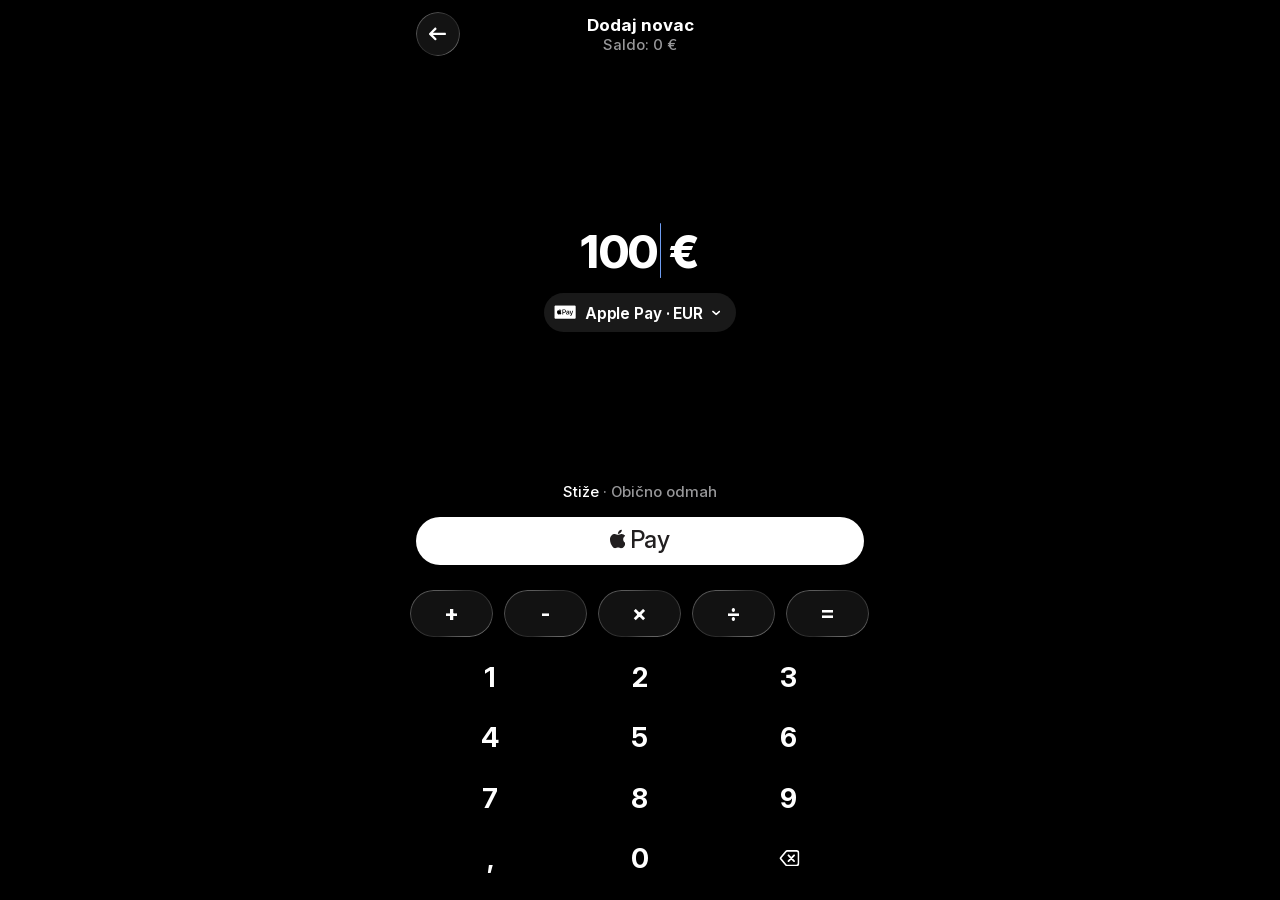
<file: add-money.html>
<!DOCTYPE html>
<html lang="hr">
<head>
<meta charset="utf-8">
<meta name="viewport" content="width=device-width, initial-scale=1, maximum-scale=1, user-scalable=no, viewport-fit=cover">
<meta name="theme-color" content="#000000">
<meta name="apple-mobile-web-app-capable" content="yes">
<meta name="mobile-web-app-capable" content="yes">
<meta name="apple-mobile-web-app-status-bar-style" content="black-translucent">
<meta name="apple-mobile-web-app-title" content="Revolut">
<link rel="manifest" href="manifest.json">
<link rel="apple-touch-icon" href="icons/apple-touch-icon-180.png">
<title>Dodaj novac</title>
<link rel="stylesheet" href="add-money.css">
<script src="page-transition.js"></script>
</head>
<body>
<main class="screen">

  <!-- ============ header ============ -->
  <header class="hdr">
    <button class="glass back" id="back" aria-label="Natrag">
      <svg viewBox="0 0 24 24" fill="#fff"><path d="M1 11.992c0-0.276 0.105-0.536 0.306-0.738L6.73 5.833c0.359-0.359 0.94-0.359 1.3 0l0.324 0.325c0.36 0.36 0.36 0.94 0 1.3L4.96 10.85h12.12c0.509 0 0.92 0.412 0.92 0.92v0.46c0 0.507-0.411 0.918-0.92 0.918H4.96l3.394 3.394c0.36 0.36 0.36 0.94 0 1.3L8.03 18.168c-0.359 0.359-0.94 0.359-1.3 0l-5.423-5.422C1.102 12.54 1 12.268 1 11.992z"/></svg>
    </button>
    <div class="titles">
      <div class="title">Dodaj novac</div>
      <div class="saldo">Saldo: <span id="balance">0 €</span></div>
    </div>
  </header>

  <!-- ============ amount + method ============ -->
  <section class="mid" id="mid">
    <div class="amount" id="amount">
      <span class="val" id="amountVal">100</span><span class="caret"></span><span class="cur">€</span>
    </div>
    <button class="method" id="method" aria-label="Način plaćanja: Apple Pay, EUR">
      <svg class="badge" viewBox="0 0 24 24"><path fill="#000" d="M21.034 5.062H2.748l-0.19 0.003C2.42 5.07 2.281 5.077 2.145 5.101c-0.14 0.025-0.268 0.066-0.394 0.13-0.123 0.063-0.237 0.145-0.335 0.243-0.098 0.098-0.18 0.212-0.243 0.335-0.064 0.126-0.105 0.255-0.13 0.394C1.02 6.339 1.012 6.478 1.008 6.616l-0.003 0.19v10.596l0.003 0.19c0.004 0.137 0.012 0.277 0.037 0.413 0.024 0.139 0.065 0.268 0.129 0.393 0.063 0.124 0.145 0.237 0.243 0.335 0.098 0.099 0.212 0.18 0.335 0.244 0.126 0.064 0.255 0.104 0.393 0.13 0.137 0.024 0.276 0.032 0.414 0.036l0.19 0.002 0.226 0.001H21.26l0.19-0.003c0.138-0.004 0.277-0.012 0.414-0.037 0.139-0.025 0.267-0.065 0.393-0.13 0.124-0.062 0.237-0.144 0.335-0.243 0.098-0.098 0.18-0.21 0.243-0.335 0.065-0.125 0.105-0.254 0.13-0.393 0.025-0.136 0.033-0.276 0.036-0.413l0.003-0.19V6.806c0-0.063 0-0.126-0.003-0.19-0.003-0.138-0.011-0.277-0.036-0.413-0.025-0.139-0.065-0.268-0.13-0.394-0.063-0.123-0.145-0.237-0.243-0.335-0.098-0.098-0.211-0.18-0.335-0.243-0.126-0.064-0.255-0.105-0.393-0.13-0.137-0.024-0.276-0.032-0.414-0.036-0.063-0.002-0.127-0.002-0.19-0.003h-0.225z"/><path fill="#fff" d="M21.034 5.531h0.222l0.18 0.003c0.106 0.003 0.229 0.009 0.344 0.03 0.1 0.018 0.183 0.045 0.264 0.086 0.079 0.04 0.151 0.093 0.215 0.156 0.064 0.064 0.116 0.137 0.157 0.217 0.04 0.08 0.068 0.163 0.086 0.263 0.02 0.114 0.026 0.237 0.029 0.343 0.002 0.06 0.002 0.12 0.003 0.181v10.589l-0.003 0.18c-0.003 0.106-0.009 0.229-0.03 0.344-0.017 0.099-0.044 0.182-0.085 0.262-0.04 0.08-0.093 0.153-0.157 0.216-0.064 0.064-0.136 0.117-0.216 0.157-0.08 0.041-0.163 0.069-0.262 0.086-0.117 0.021-0.246 0.027-0.342 0.03l-0.184 0.002H2.751l-0.18-0.002c-0.099-0.003-0.227-0.009-0.344-0.03-0.1-0.017-0.183-0.045-0.263-0.086-0.08-0.04-0.152-0.093-0.216-0.157-0.063-0.063-0.116-0.136-0.157-0.216-0.04-0.08-0.068-0.163-0.086-0.263-0.02-0.115-0.026-0.238-0.029-0.343l-0.003-0.18V6.809l0.003-0.18c0.003-0.105 0.009-0.228 0.03-0.344 0.017-0.1 0.044-0.183 0.085-0.263 0.04-0.08 0.094-0.152 0.157-0.216C1.812 5.743 1.884 5.69 1.964 5.65c0.08-0.04 0.164-0.067 0.263-0.085 0.115-0.021 0.238-0.027 0.344-0.03l0.18-0.002h18.283z"/><path fill="#000" fill-rule="evenodd" d="M7.292 8.924c0.034 0.323-0.094 0.64-0.282 0.875-0.196 0.229-0.505 0.41-0.814 0.383-0.04-0.31 0.114-0.639 0.29-0.84 0.194-0.237 0.53-0.405 0.806-0.418zm-0.726 1.48c0.2-0.08 0.45-0.177 0.723-0.16 0.174 0.013 0.677 0.066 1 0.543-0.002 0-0.006 0.003-0.011 0.007-0.083 0.054-0.587 0.383-0.58 1.033 0.006 0.774 0.638 1.065 0.722 1.103l0.009 0.005-0.002 0.006c-0.016 0.052-0.125 0.403-0.373 0.766-0.229 0.335-0.464 0.664-0.84 0.671-0.176 0.003-0.295-0.048-0.42-0.101-0.13-0.056-0.265-0.114-0.478-0.114-0.223 0-0.365 0.06-0.502 0.118-0.118 0.05-0.232 0.098-0.39 0.104-0.363 0.013-0.638-0.356-0.866-0.692-0.47-0.678-0.825-1.913-0.342-2.745 0.235-0.417 0.664-0.678 1.127-0.685 0.202-0.004 0.396 0.073 0.564 0.14 0.128 0.05 0.242 0.095 0.335 0.095 0.084 0 0.194-0.043 0.324-0.094zm4.637-1.096c0.977 0 1.657 0.673 1.657 1.654 0 0.984-0.694 1.66-1.682 1.66h-1.082v1.721h-0.78V9.308h1.888zm-1.106 2.659h0.896c0.68 0 1.068-0.367 1.068-1.002s-0.387-0.998-1.064-0.998h-0.9v2zm2.968 1.333c0-0.643 0.492-1.037 1.364-1.086l1.005-0.059v-0.283c0-0.408-0.276-0.652-0.736-0.652-0.437 0-0.709 0.21-0.775 0.537H13.21c0.042-0.663 0.607-1.151 1.514-1.151 0.89 0 1.46 0.47 1.46 1.207v2.53h-0.723v-0.604h-0.018c-0.213 0.409-0.677 0.667-1.158 0.667-0.719 0-1.221-0.447-1.221-1.106zm2.369-0.332v-0.29l-0.904 0.056c-0.45 0.032-0.705 0.23-0.705 0.545 0 0.32 0.265 0.53 0.67 0.53 0.527 0 0.939-0.363 0.939-0.84zm1.432 2.115v0.61c0.056 0.01 0.244 0.018 0.307 0.018 0.76 0 1.124-0.286 1.438-1.176l1.375-3.863H19.19l-0.928 2.987h-0.014l-0.928-2.987h-0.817l1.326 3.674-0.025 0.084-0.041 0.143c-0.115 0.377-0.304 0.524-0.653 0.524-0.063 0-0.188 0-0.244-0.014z"/></svg>
      <span class="label">Apple Pay · EUR</span>
      <svg class="chev" viewBox="0 0 16 9" fill="none" stroke="#fff" stroke-width="2.9" stroke-linecap="round" stroke-linejoin="round"><path d="M1.6 1.6L8 7.4l6.4-5.8"/></svg>
    </button>
  </section>

  <!-- ============ status, pay, operators, keypad ============ -->
  <section class="bottom" id="bottom">
    <div class="status-line"><b>Stiže</b> · Obično odmah</div>

    <button class="pay-btn" id="payBtn" aria-label="Plati s Apple Payem">
      <svg class="apple" viewBox="4 32 365 449" fill="currentColor"><path d="M318.7 268.7c-.2-36.7 16.4-64.4 50-84.8-18.8-26.9-47.2-41.7-84.7-44.6-35.5-2.8-74.3 20.7-88.5 20.7-15 0-49.4-19.7-76.4-19.7C63.3 141.2 4 184.8 4 273.5q0 39.3 14.4 81.2c12.8 36.7 59 126.7 107.2 125.2 25.2-.6 43-17.9 75.8-17.9 31.8 0 48.3 17.9 76.4 17.9 48.6-.7 90.4-82.5 102.6-119.3-65.2-30.7-61.7-90-61.7-91.9zm-56.6-164.2c27.3-32.4 24.8-61.9 24-72.5-24.1 1.4-52 16.4-67.9 34.9-17.5 19.8-27.8 44.3-25.6 71.9 26.1 2 49.9-11.4 69.5-34.3z"/></svg>
      <span class="pay">Pay</span>
    </button>

    <div class="ops">
      <button class="glass op" data-op="+" aria-label="Plus"><span>+</span></button>
      <button class="glass op" data-op="-" aria-label="Minus"><span>-</span></button>
      <button class="glass op" data-op="*" aria-label="Puta"><span>×</span></button>
      <button class="glass op" data-op="/" aria-label="Podijeljeno"><span>÷</span></button>
      <button class="glass op" data-op="=" aria-label="Jednako"><span>=</span></button>
    </div>

    <div class="keys" id="keys">
      <button class="key" data-k="1">1</button>
      <button class="key" data-k="2">2</button>
      <button class="key" data-k="3">3</button>
      <button class="key" data-k="4">4</button>
      <button class="key" data-k="5">5</button>
      <button class="key" data-k="6">6</button>
      <button class="key" data-k="7">7</button>
      <button class="key" data-k="8">8</button>
      <button class="key" data-k="9">9</button>
      <button class="key" data-k=",">,</button>
      <button class="key" data-k="0">0</button>
      <button class="key" data-k="back" aria-label="Obriši">
        <svg viewBox="0 0 38 31" fill="none" stroke="#fff" stroke-linecap="round" stroke-linejoin="round">
          <path stroke-width="3.2" d="M1.7 15.5L12.4 2.7c.6-.7 1.5-1.1 2.4-1.1h17.4c2.3 0 4.1 1.8 4.1 4.1v19.6c0 2.3-1.8 4.1-4.1 4.1H14.8c-.9 0-1.8-.4-2.4-1.1z"/>
          <path stroke-width="3.4" d="M17.2 10l10.6 11M27.8 10L17.2 21"/>
        </svg>
      </button>
    </div>
  </section>
</main>

<!-- ============ Apple Pay sheet ============ -->
<div class="pay-layer" id="payLayer" aria-hidden="true">
  <div class="side-bar"></div>
  <div class="side-hint">Pritisnite dvaput<br>za plaćanje</div>

  <div class="pay-sheet" id="paySheet" role="dialog" aria-modal="true" aria-label="Apple Pay">
    <div class="ps-head">
      <div class="ps-logo">
        <svg class="apple" viewBox="4 32 365 449" fill="#fff"><path d="M318.7 268.7c-.2-36.7 16.4-64.4 50-84.8-18.8-26.9-47.2-41.7-84.7-44.6-35.5-2.8-74.3 20.7-88.5 20.7-15 0-49.4-19.7-76.4-19.7C63.3 141.2 4 184.8 4 273.5q0 39.3 14.4 81.2c12.8 36.7 59 126.7 107.2 125.2 25.2-.6 43-17.9 75.8-17.9 31.8 0 48.3 17.9 76.4 17.9 48.6-.7 90.4-82.5 102.6-119.3-65.2-30.7-61.7-90-61.7-91.9zm-56.6-164.2c27.3-32.4 24.8-61.9 24-72.5-24.1 1.4-52 16.4-67.9 34.9-17.5 19.8-27.8 44.3-25.6 71.9 26.1 2 49.9-11.4 69.5-34.3z"/></svg>
        <span class="pay">Pay</span>
      </div>
      <button class="glass ps-close" id="psClose" aria-label="Zatvori">
        <svg viewBox="0 0 24 24" fill="#fff"><path d="M12 10.56L6.74 5.3a1.02 1.02 0 0 0-1.44 1.44L10.56 12 5.3 17.26a1.02 1.02 0 0 0 1.44 1.44L12 13.44l5.26 5.26a1.02 1.02 0 0 0 1.44-1.44L13.44 12l5.26-5.26a1.02 1.02 0 0 0-1.44-1.44z"/></svg>
      </button>
    </div>

    <div class="ps-card">
      <div class="ps-thumb">
        <img src="assets/aircash-card.png" alt="">
        <svg class="ps-thumb-num" viewBox="0 0 1073 673" aria-hidden="true"><text x="64" y="618">•••• 3210</text></svg>
      </div>
      <div class="ps-card-name">Aircash Card</div>
      <div class="ps-card-num"><span class="dots"><i></i><i></i><i></i><i></i></span>3210</div>
    </div>

    <button class="ps-change">
      <span>Promijeni način plaćanja</span>
      <svg class="chev" viewBox="0 0 10 16" fill="none" stroke="#8e8e93" stroke-width="2.6" stroke-linecap="round" stroke-linejoin="round"><path d="M2 2l6 6-6 6"/></svg>
    </button>

    <div class="ps-pay">
      <div class="ps-pay-label">Plati primatelju Revolut</div>
      <div class="ps-pay-amount" id="psAmount">100,00 €</div>
      <div class="ps-info" aria-label="Informacije">
        <svg viewBox="0 0 14 29" fill="#c7c7cc"><circle cx="7" cy="3.4" r="3"/><path d="M3.4 10.6h5.2v12.6h2.2c1 0 1.8.8 1.8 1.8s-.8 1.8-1.8 1.8H3.2c-1 0-1.8-.8-1.8-1.8s.8-1.8 1.8-1.8h1.6v-9H3.4c-1 0-1.8-.8-1.8-1.8s.8-1.8 1.8-1.8z"/></svg>
      </div>
    </div>

    <div class="ps-confirm">
      <div class="side-ico" id="sideGlyph" role="button" tabindex="0" aria-label="Potvrdite bočnom tipkom">
        <svg viewBox="0 0 35 35" fill="none" xmlns="http://www.w3.org/2000/svg" aria-hidden="true">
          <mask id="mask0_103_2019" style="mask-type:luminance" maskUnits="userSpaceOnUse" x="1" y="1" width="33" height="33">
            <rect width="32" height="32" rx="16" transform="matrix(-1 0 0 1 33.5 1.5)" fill="white"/>
          </mask>
          <g class="sg-phone">
          <g mask="url(#mask0_103_2019)">
              <rect width="16" height="26.6667" rx="2" transform="matrix(-1 0 0 1 16.738 12.1667)" fill="#BFCFE3" fill-opacity="0.2"/>
              <path d="M14.8333 11.0239C16.5164 11.0239 17.8811 12.3886 17.8811 14.0718V14.4526H18.1428C18.419 14.4526 18.6428 14.6765 18.6428 14.9526V20.8101C18.6426 21.086 18.4188 21.3101 18.1428 21.3101H17.8811V38.4526C17.881 40.1357 16.5164 41.5005 14.8333 41.5005H1.11938C-0.563722 41.5005 -1.92839 40.1357 -1.92847 38.4526V14.0718C-1.92847 12.3886 -0.563769 11.0239 1.11938 11.0239H14.8333ZM1.40454 12.1665C0.195008 12.1667 -0.785752 13.1632 -0.785889 14.3921V38.1313C-0.785889 39.3604 0.194924 40.3568 1.40454 40.3569H14.5481C15.7577 40.3567 16.7385 39.3604 16.7385 38.1313V14.3921C16.7384 13.1632 15.7576 12.1667 14.5481 12.1665H1.40454Z" fill="#007AFF"/>
            </g>
            <path d="M20.1667 17.1215C20.1667 16.9088 20.2578 16.6856 20.3994 16.5455L23.6825 13.1776C23.8444 13.0115 24.0315 12.9285 24.2187 12.9285C24.6639 12.9285 24.9674 13.245 24.9674 13.6654C24.9674 13.9041 24.8662 14.0857 24.7246 14.2258L23.5763 15.409L22.5291 16.4002L23.6218 16.3379H28.5154C28.9909 16.3379 29.3096 16.6545 29.3096 17.1215C29.3096 17.5886 28.9909 17.9 28.5154 17.9H23.6218L22.5291 17.8429L23.5763 18.8289L24.7246 20.0069C24.8662 20.1522 24.9674 20.3338 24.9674 20.5673C24.9674 20.9877 24.6639 21.3094 24.2187 21.3094C24.0315 21.3094 23.8444 21.2264 23.6875 21.0655L20.3994 17.6924C20.2578 17.5523 20.1667 17.3291 20.1667 17.1215Z" fill="#007AFF"/>
          </g>
          <path class="sg-check" pathLength="1" d="M10.15 18.2 L15.4 23.1 L25.2 12.25"/>
          <path class="sg-ring" d="M17.5 0.75C8.24923 0.75 0.75 8.24923 0.75 17.5C0.75 26.7508 8.24923 34.25 17.5 34.25C26.7508 34.25 34.25 26.7508 34.25 17.5C34.25 8.24923 26.7508 0.75 17.5 0.75Z" stroke-width="1.5" stroke="#007AFF"/>
        </svg>
      </div>
      <div class="side-text">Potvrdite bočnom tipkom</div>
    </div>
  </div>
</div>

<script src="pwa.js"></script>
<script src="bank-store.js"></script>
<script src="add-money.js"></script>
</body>
</html>
</file>
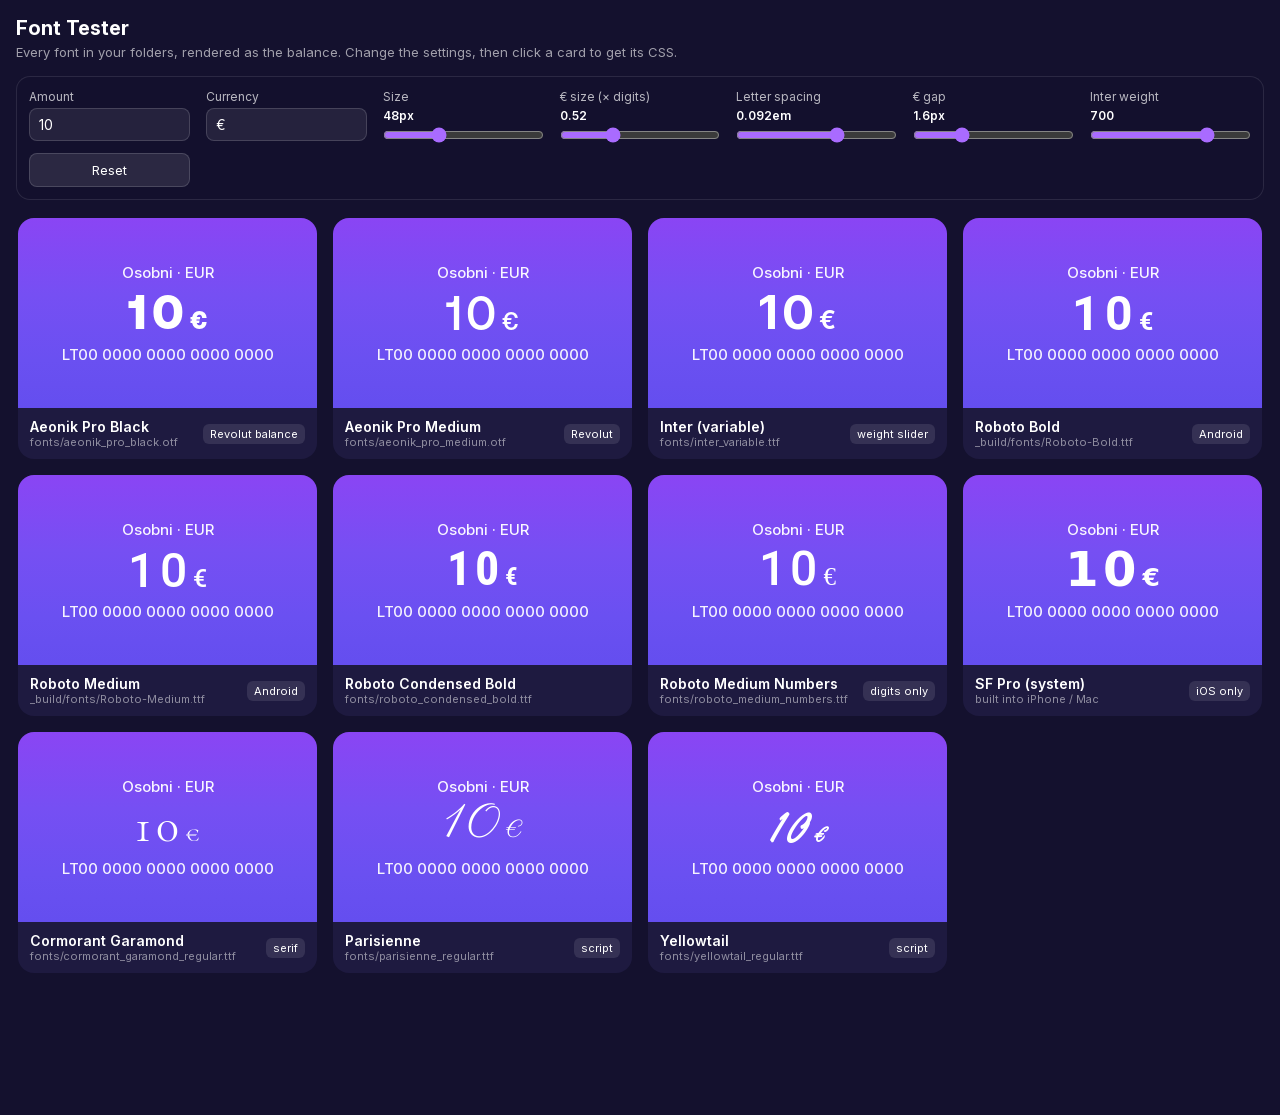
<file: font_test.html>
<!DOCTYPE html>
<html lang="hr">
<head>
<meta charset="utf-8">
<meta name="viewport" content="width=device-width, initial-scale=1">
<title>Font Tester</title>
<style>
  @font-face { font-family:"T Aeonik Black";      src:url("fonts/aeonik_pro_black.otf") format("opentype"); }
  @font-face { font-family:"T Aeonik Medium";     src:url("fonts/aeonik_pro_medium.otf") format("opentype"); }
  @font-face { font-family:"T Inter";             src:url("fonts/inter_variable.ttf") format("truetype"); font-weight:100 900; }
  @font-face { font-family:"T Roboto Bold";       src:url("_build/fonts/Roboto-Bold.ttf") format("truetype"); }
  @font-face { font-family:"T Roboto Medium";     src:url("_build/fonts/Roboto-Medium.ttf") format("truetype"); }
  @font-face { font-family:"T Roboto Condensed";  src:url("fonts/roboto_condensed_bold.ttf") format("truetype"); }
  @font-face { font-family:"T Roboto Numbers";    src:url("fonts/roboto_medium_numbers.ttf") format("truetype"); }
  @font-face { font-family:"T Cormorant";         src:url("fonts/cormorant_garamond_regular.ttf") format("truetype"); }
  @font-face { font-family:"T Parisienne";        src:url("fonts/parisienne_regular.ttf") format("truetype"); }
  @font-face { font-family:"T Yellowtail";        src:url("fonts/yellowtail_regular.ttf") format("truetype"); }

  *{ box-sizing:border-box; margin:0; padding:0; }
  body{
    font-family:"T Inter", system-ui, sans-serif;
    background:#14112e; color:#fff;
    padding:16px; padding-bottom:140px;
    -webkit-font-smoothing:antialiased;
  }
  h1{ font-size:20px; font-weight:700; margin-bottom:4px; }
  .hint{ font-size:13px; color:rgba(255,255,255,.6); margin-bottom:16px; }

  /* controls */
  .controls{
    position:sticky; top:0; z-index:5;
    display:grid; grid-template-columns:repeat(auto-fit, minmax(150px, 1fr)); gap:10px 16px;
    background:rgba(20,17,46,.92); backdrop-filter:blur(12px);
    padding:12px; border-radius:14px; border:1px solid rgba(255,255,255,.1);
    margin-bottom:16px;
  }
  .controls label{ display:flex; flex-direction:column; gap:4px; font-size:12px; color:rgba(255,255,255,.7); }
  .controls label b{ color:#fff; font-weight:600; }
  .controls input[type=text]{ background:rgba(255,255,255,.08); border:1px solid rgba(255,255,255,.15); color:#fff; border-radius:8px; padding:7px 9px; font:inherit; font-size:14px; }
  .controls input[type=range]{ width:100%; accent-color:#a96bff; }
  .controls button{ background:rgba(255,255,255,.1); color:#fff; border:1px solid rgba(255,255,255,.15); border-radius:8px; padding:8px; font:inherit; font-size:13px; cursor:pointer; align-self:end; }

  /* grid of samples */
  .grid{ display:grid; grid-template-columns:repeat(auto-fill, minmax(300px, 1fr)); gap:12px; }
  .card{
    border-radius:18px; overflow:hidden; cursor:pointer;
    border:2px solid transparent; transition:border-color .15s, transform .15s;
  }
  .card:hover{ transform:translateY(-2px); }
  .card.picked{ border-color:#fff; }
  .preview{
    height:190px;
    background:linear-gradient(180deg, #8a45f4 0%, #764ff3 40%, #6a50f1 75%, #644eef 100%);
    display:flex; flex-direction:column; align-items:center; justify-content:center;
  }
  .preview .lbl{ font-family:"T Inter"; font-size:15px; font-weight:500; color:rgba(255,255,255,.95); }
  .preview .amt{ display:flex; align-items:baseline; line-height:1; margin:6px 0 9px; }
  .preview .iban{ font-family:"T Inter"; font-size:15px; font-weight:500; color:rgba(255,255,255,.93); }
  .meta{ background:#1e1a40; padding:10px 12px; display:flex; justify-content:space-between; align-items:center; gap:8px; }
  .meta .name{ font-size:14px; font-weight:600; }
  .meta .file{ font-size:11px; color:rgba(255,255,255,.5); }
  .meta .tag{ font-size:11px; padding:3px 7px; border-radius:6px; background:rgba(255,255,255,.1); white-space:nowrap; }

  /* chosen font CSS */
  .pick{
    position:fixed; left:16px; right:16px; bottom:16px; z-index:6;
    background:#1e1a40; border:1px solid rgba(255,255,255,.15); border-radius:14px;
    padding:12px; display:none; gap:10px; align-items:center;
  }
  .pick.show{ display:flex; }
  .pick pre{ flex:1; font:12px/1.5 ui-monospace, Consolas, monospace; white-space:pre-wrap; color:#d9d2ff; overflow:auto; max-height:90px; }
  .pick button{ background:#fff; color:#111; border:0; border-radius:8px; padding:9px 14px; font:inherit; font-weight:600; cursor:pointer; }
</style>
</head>
<body>
  <h1>Font Tester</h1>
  <p class="hint">Every font in your folders, rendered as the balance. Change the settings, then click a card to get its CSS.</p>

  <div class="controls">
    <label>Amount <input type="text" id="amount" value="10"></label>
    <label>Currency <input type="text" id="cur" value="€"></label>
    <label>Size <b id="sizeV">48px</b><input type="range" id="size" min="24" max="96" value="48"></label>
    <label>€ size (× digits) <b id="ratioV">0.52</b><input type="range" id="ratio" min="0.3" max="1" step="0.01" value="0.52"></label>
    <label>Letter spacing <b id="lsV">0.092em</b><input type="range" id="ls" min="-0.1" max="0.2" step="0.002" value="0.092"></label>
    <label>€ gap <b id="gapV">1.6px</b><input type="range" id="gap" min="-4" max="16" step="0.2" value="1.6"></label>
    <label>Inter weight <b id="wV">700</b><input type="range" id="w" min="100" max="900" step="50" value="700"></label>
    <button id="reset">Reset</button>
  </div>

  <div class="grid" id="grid"></div>

  <div class="pick" id="pick"><pre id="css"></pre><button id="copy">Copy</button></div>

<script>
  var FONTS = [
    { name:"Aeonik Pro Black",   family:"T Aeonik Black",     file:"fonts/aeonik_pro_black.otf",       weight:900, tag:"Revolut balance" },
    { name:"Aeonik Pro Medium",  family:"T Aeonik Medium",    file:"fonts/aeonik_pro_medium.otf",      weight:500, tag:"Revolut" },
    { name:"Inter (variable)",   family:"T Inter",            file:"fonts/inter_variable.ttf",         weight:"var", tag:"weight slider" },
    { name:"Roboto Bold",        family:"T Roboto Bold",      file:"_build/fonts/Roboto-Bold.ttf",     weight:700, tag:"Android" },
    { name:"Roboto Medium",      family:"T Roboto Medium",    file:"_build/fonts/Roboto-Medium.ttf",   weight:500, tag:"Android" },
    { name:"Roboto Condensed Bold", family:"T Roboto Condensed", file:"fonts/roboto_condensed_bold.ttf", weight:700, tag:"" },
    { name:"Roboto Medium Numbers", family:"T Roboto Numbers", file:"fonts/roboto_medium_numbers.ttf", weight:500, tag:"digits only" },
    { name:"SF Pro (system)",    family:"-apple-system, BlinkMacSystemFont, 'SF Pro Display', system-ui", file:"built into iPhone / Mac", weight:"var", tag:"iOS only" },
    { name:"Cormorant Garamond", family:"T Cormorant",        file:"fonts/cormorant_garamond_regular.ttf", weight:400, tag:"serif" },
    { name:"Parisienne",         family:"T Parisienne",       file:"fonts/parisienne_regular.ttf",     weight:400, tag:"script" },
    { name:"Yellowtail",         family:"T Yellowtail",       file:"fonts/yellowtail_regular.ttf",     weight:400, tag:"script" }
  ];

  var $ = function (id) { return document.getElementById(id); };
  var grid = $("grid"), picked = null;

  FONTS.forEach(function (f, i) {
    var card = document.createElement("div");
    card.className = "card";
    card.innerHTML =
      '<div class="preview">' +
        '<div class="lbl">Osobni · EUR</div>' +
        '<div class="amt"><span class="int"></span><span class="cur"></span></div>' +
        '<div class="iban">LT00 0000 0000 0000 0000</div>' +
      '</div>' +
      '<div class="meta"><div><div class="name">' + f.name + '</div><div class="file">' + f.file + '</div></div>' +
      (f.tag ? '<span class="tag">' + f.tag + '</span>' : '') + '</div>';
    card.onclick = function () {
      document.querySelectorAll(".card").forEach(function (c) { c.classList.remove("picked"); });
      card.classList.add("picked"); picked = i; showCss();
    };
    f.el = card;
    grid.appendChild(card);
  });

  function val(id) { return parseFloat($(id).value); }

  function update() {
    var size = val("size"), ratio = val("ratio"), ls = val("ls"), gap = val("gap"), w = val("w");
    $("sizeV").textContent = size + "px";
    $("ratioV").textContent = ratio.toFixed(2);
    $("lsV").textContent = ls.toFixed(3) + "em";
    $("gapV").textContent = gap + "px";
    $("wV").textContent = w;
    FONTS.forEach(function (f) {
      var amt = f.el.querySelector(".amt"), i = amt.querySelector(".int"), c = amt.querySelector(".cur");
      amt.style.fontFamily = f.family.indexOf(",") > -1 ? f.family : '"' + f.family + '"';
      amt.style.fontWeight = f.weight === "var" ? w : f.weight;
      i.textContent = $("amount").value;
      c.textContent = $("cur").value;
      i.style.fontSize = size + "px";
      i.style.letterSpacing = ls + "em";
      c.style.fontSize = (size * ratio).toFixed(1) + "px";
      c.style.marginLeft = gap + "px";
    });
    if (picked !== null) showCss();
  }

  function showCss() {
    var f = FONTS[picked], size = val("size"), ratio = val("ratio");
    var weight = f.weight === "var" ? val("w") : f.weight;
    var face = f.file.indexOf("/") > -1
      ? '@font-face { font-family:"' + f.name + '"; src:url("' + f.file + '"); font-weight:' + (f.weight === "var" ? "100 900" : f.weight) + '; }\n'
      : "";
    var fam = f.file.indexOf("/") > -1 ? '"' + f.name + '"' : f.family;
    $("css").textContent =
      face +
      '.amount{ font-family:' + fam + '; font-weight:' + weight + '; line-height:1; }\n' +
      '.amount .int{ font-size:' + (size / 10).toFixed(3) + 'rem; letter-spacing:' + val("ls").toFixed(3) + 'em; }\n' +
      '.amount .cur{ font-size:' + (size * ratio / 10).toFixed(2) + 'rem; margin-left:' + (val("gap") / 10).toFixed(2) + 'rem; }';
    $("pick").classList.add("show");
  }

  $("copy").onclick = function () {
    var t = $("css").textContent, b = $("copy");
    (navigator.clipboard ? navigator.clipboard.writeText(t) : Promise.reject()).then(
      function () { b.textContent = "Copied"; setTimeout(function () { b.textContent = "Copy"; }, 1200); },
      function () { b.textContent = "Select & copy"; }
    );
  };

  var DEFAULTS = { amount:"10", cur:"€", size:48, ratio:0.52, ls:0.092, gap:1.6, w:700 };
  $("reset").onclick = function () {
    Object.keys(DEFAULTS).forEach(function (k) { $(k).value = DEFAULTS[k]; });
    update();
  };
  ["amount","cur","size","ratio","ls","gap","w"].forEach(function (id) { $(id).addEventListener("input", update); });
  update();
</script>
</body>
</html>
</file>
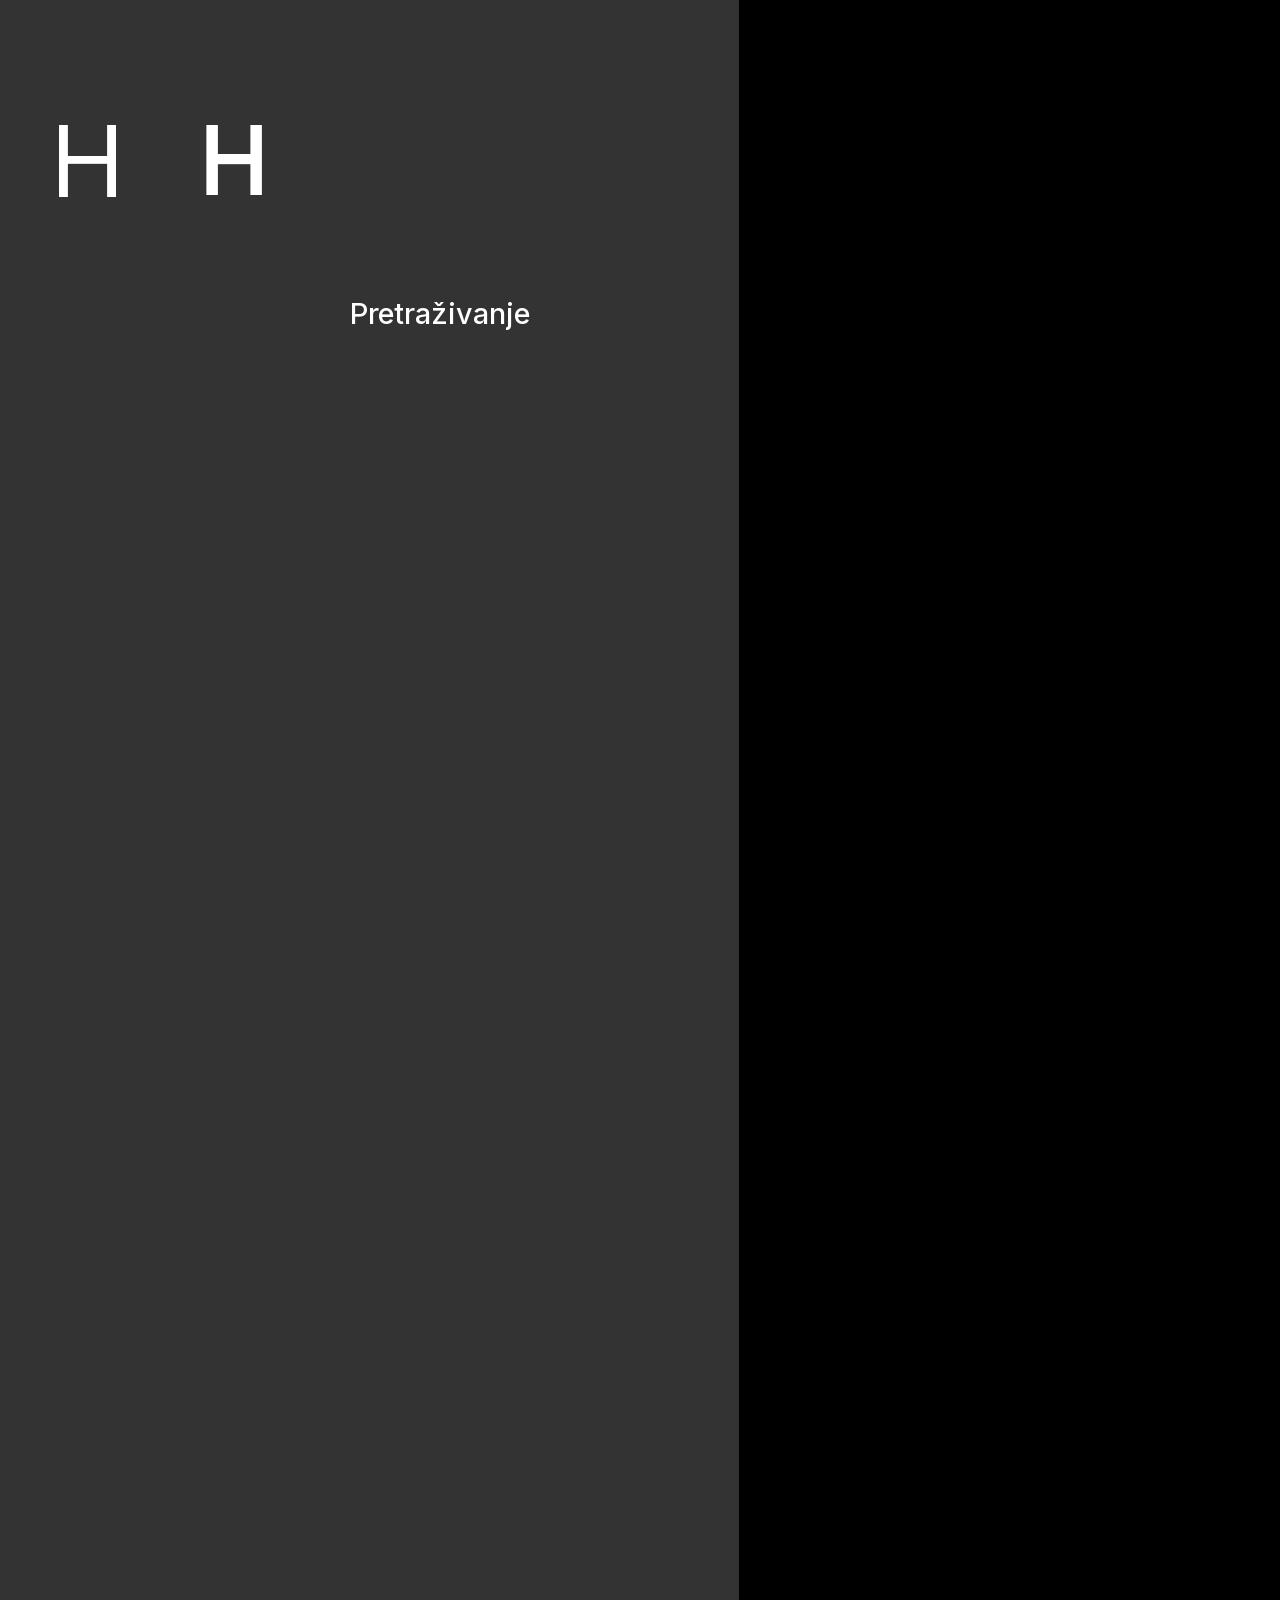
<file: _build/calib.html>
<!DOCTYPE html>
<html>
<head>
<meta charset="utf-8">
<style>
@font-face { font-family: "InterVar"; src: url("fonts/inter-var.ttf") format("truetype"); font-weight: 100 900; }
@font-face { font-family: "Aeonik"; src: url("fonts/aeonik-medium.otf") format("opentype"); font-weight: 500; }
html, body { margin: 0; padding: 0; background: #000; }
#stage { position: relative; width: 739px; height: 1600px; overflow: hidden; background: #333; }
.t { position: absolute; left: 0; top: 0; white-space: nowrap; line-height: 1; color: #fff; }
</style>
</head>
<body>
<div id="stage">
  <div class="t" style="left:50px; top:100px; font:100px InterVar; font-variation-settings:'wght' 400,'opsz' 14;">H</div>
  <div class="t" style="left:200px; top:100px; font:100px Aeonik;">H</div>
  <div class="t" style="left:350px; top:300px; font-size:28.74px; font-family:InterVar; font-variation-settings:'wght' 500,'opsz' 14;">Pretraživanje</div>
</div>
</body>
</html>
</file>
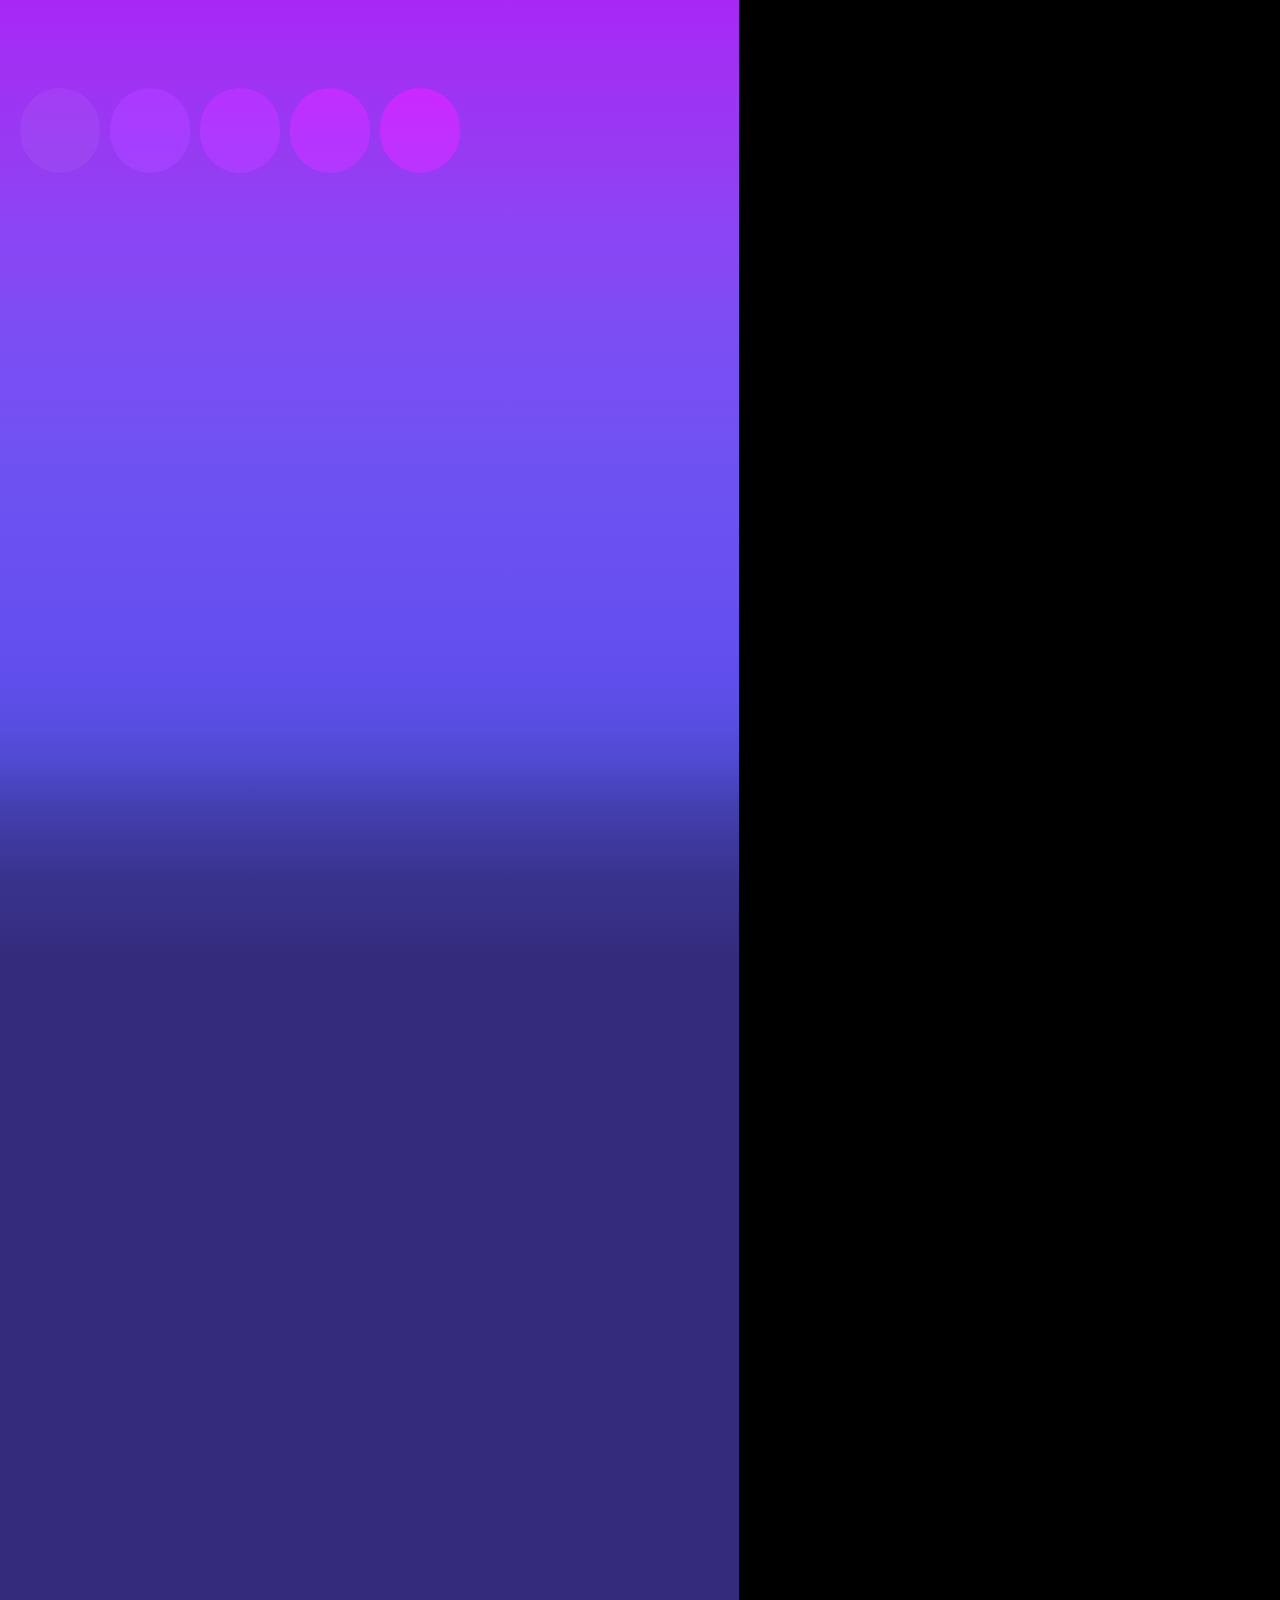
<file: _build/glass.html>
<!DOCTYPE html>
<html><head><meta charset="utf-8"><style>
html,body{margin:0;background:#000}
#s{position:relative;width:739px;height:1600px;overflow:hidden;
background:linear-gradient(180deg,#a827f5 0%,#a32df5 2.5%,#a032f3 5%,#9a37f4 7.5%,#963bf2 10%,#9041f4 12.5%,#8a45f4 15%,#8449f3 17.5%,#7d4cf3 20%,#794ef3 22.5%,#764ff3 25%,#7251f2 27.5%,#6e51f1 30%,#6c51f2 32.5%,#6a50f1 35%,#674ff0 37.5%,#644eef 40%,#5f4eeb 42.5%,#594ee2 45%,#504ad2 47.5%,#4541b4 50%,#3e399f 52.5%,#39338d 55%,#372f85 57.5%,#342b7c 60%);}
.strip{position:absolute;top:88px;width:80px;height:85px;border-radius:42px}
</style></head><body><div id="s">
<script>
const values=[1.0,1.15,1.3,1.45,1.6];
values.forEach((v,i)=>{
  const d=document.createElement('div');
  d.className='strip';
  d.style.left=(20+i*90)+'px';
  d.style.backdropFilter=`saturate(${v})`;
  d.style.background='rgba(255,255,255,0.05)';
  document.getElementById('s').appendChild(d);
});
</script></div></body></html>
</file>
<file: styles.css>
/* ------------------------------------------------------------------
   Home screen — responsive replica.
   Units: 1rem = 10pt of the 390pt-wide reference (screenshot ÷ 1.895).
   On phones narrower than 390 the whole UI scales down proportionally;
   on wider screens sizes stay fixed and the layout stretches
   (column capped at 480pt).
------------------------------------------------------------------ */
@font-face { font-family:"Inter";  src:url("_build/fonts/inter-var.ttf") format("truetype"); font-weight:100 900; font-display:block; }

:root{
  --safe-top: env(safe-area-inset-top, 0px);
  --safe-bottom: env(safe-area-inset-bottom, 0px);
  --header-top: calc(var(--safe-top) + 1.2rem);

  --white-75: rgba(255,255,255,.75);
  --card: rgba(255,255,255,.07);
  --positive: #2fc7a1;
  --ring-blue: #4d9bff;
  --ring-track: rgba(255,255,255,.2);

  /* liquid-glass rim, sampled around the avatar every 30° (0° = top, clockwise) */
  --rim: conic-gradient(from 0deg,
    #be35ff 0deg, #aa31fa 30deg, #aa2eff 60deg, #c935ff 90deg,
    #d939ff 120deg, #cf3aff 150deg, #b93eff 180deg, #ac2ffd 210deg,
    #ac31fb 240deg, #c934ff 270deg, #ce30ff 300deg, #da33ff 330deg, #be35ff 360deg);
}

html{
  font-size: min(10px, calc(100vw / 39));
  -webkit-text-size-adjust:100%;
  text-size-adjust:100%;
  background:#302e7c;
}
*{ box-sizing:border-box; margin:0; padding:0; -webkit-tap-highlight-color:transparent; }
body{
  min-height:100vh; min-height:100dvh;
  color:#fff;
  font-family:"Inter", -apple-system, BlinkMacSystemFont, "Segoe UI", sans-serif;
  font-feature-settings:"cv11" 0;
  -webkit-font-smoothing:antialiased;
  -moz-osx-font-smoothing:grayscale;
  background:#302e7c;
  overflow-x:hidden;
}
button{ font:inherit; color:inherit; background:none; border:0; cursor:pointer; }
svg{ display:block; flex:none; }

/* ===================== BACKGROUND GRADIENT =====================
   Sampled every 21.11pt down the screenshot; anchored so the header
   sits on the same colour as in the reference. Scrolls with content. */
.page{ position:relative; isolation:isolate; min-height:100vh; min-height:100dvh; padding-top:var(--header-top); padding-bottom:calc(var(--safe-bottom) + 12rem); }
.page::before{
  content:""; position:absolute; left:0; right:0;
  top:calc(var(--header-top) - 4.67rem); height:84.45rem;
  z-index:-1;
  background:linear-gradient(180deg,
    #a827f5 0rem,     #a32df5 2.111rem,  #a032f3 4.222rem,  #9a37f4 6.334rem,
    #963bf2 8.445rem, #9041f4 10.556rem, #8a45f4 12.667rem, #8449f3 14.778rem,
    #7d4cf3 16.89rem, #794ef3 19.001rem, #764ff3 21.112rem, #7251f2 23.223rem,
    #6e51f1 25.334rem,#6c51f2 27.446rem, #6a50f1 29.557rem, #674ff0 31.668rem,
    #644eef 33.779rem,#5f4eeb 35.89rem,  #594ee2 38.002rem, #504ad2 40.113rem,
    #4541b4 42.224rem,#3e399f 44.335rem, #39338d 46.446rem, #372f85 48.558rem,
    #342b7c 50.669rem,#342b7e 52.78rem,  #342b7e 54.891rem, #362a7c 57.002rem,
    #362a7c 59.114rem,#332a7d 61.225rem, #332a7d 63.336rem, #332c7c 65.447rem,
    #322a7d 67.558rem,#322a7d 69.67rem,  #322c7e 71.781rem, #2f2c7d 73.892rem,
    #302c7d 76.003rem,#302d7c 78.114rem, #302d7c 80.226rem, #302d7c 82.337rem,
    #302e7c 84.45rem);
}
.page::after{ /* top cap so overscroll above the header stays magenta */
  content:""; position:absolute; left:0; right:0; z-index:-1;
  top:-100vh; height:calc(100vh + var(--header-top) - 4.67rem);
  background:#a827f5;
}
.col{ max-width:48rem; margin:0 auto; }

/* ========================= LIQUID GLASS ========================= */
.glass{
  position:relative;
  border-radius:999px;
  background:rgba(255,255,255,.012);
  -webkit-backdrop-filter:saturate(1.1) blur(.6rem);
  backdrop-filter:saturate(1.1) blur(.6rem);
  transition:transform .25s cubic-bezier(.3,1.5,.5,1);
}
.glass::before{ /* specular rim */
  content:""; position:absolute; inset:0; border-radius:inherit;
  padding:.11rem;
  background:var(--rim);
  -webkit-mask:linear-gradient(#000 0 0) content-box, linear-gradient(#000 0 0);
  -webkit-mask-composite:xor;
  mask:linear-gradient(#000 0 0) content-box exclude, linear-gradient(#000 0 0);
  pointer-events:none;
}
.glass::after{ /* faint inner sheen */
  content:""; position:absolute; inset:.11rem; border-radius:inherit;
  background:radial-gradient(120% 90% at 30% 0%, rgba(255,255,255,.05), transparent 60%);
  pointer-events:none;
}
.glass:active{ transform:scale(.94); }

/* ============================ HEADER ============================ */
.header{
  display:flex; align-items:center;
  height:4.44rem;
  padding:0 1.61rem 0 1.95rem;
}
.circle-btn{
  width:4.42rem; height:4.42rem; flex:none;
  display:flex; align-items:center; justify-content:center;
}
.avatar{ font-size:1.38rem; font-weight:500; letter-spacing:.01rem; line-height:1; }
.search{
  flex:1; min-width:0;
  height:4.44rem;
  margin:0 1.17rem 0 1.56rem;
  display:flex; align-items:center;
  padding-left:1.01rem;
}
.search svg{ width:2.46rem; height:2.46rem; }
.search span{
  margin-left:.74rem;
  font-size:1.515rem; font-weight:500; line-height:1;
  color:rgba(255,255,255,.97);
  white-space:nowrap; overflow:hidden; text-overflow:ellipsis;
}
.circle-btn + .circle-btn{ margin-left:1.11rem; }
.circle-btn svg{ width:2.4rem; height:2.4rem; }

/* ============================ BALANCE =========================== */
.balance{ margin-top:9.42rem; text-align:center; }
.balance .label{
  font-size:1.504rem; font-weight:500; line-height:1;
  color:rgba(255,255,255,.95);
}
.amount{
  /* the balance keeps a 4.8rem box; app.js sets --bal-size so long balances shrink to fit the
     screen width, and the padding keeps the smaller text centred in the same box */
  margin-top:.55rem; height:4.8rem;
  padding-top:calc((4.8rem - var(--bal-size, 4.8rem)) / 2);
  display:flex; justify-content:center; align-items:baseline;
  font-family:"Inter", sans-serif; font-weight:700; line-height:1;
  font-size:var(--bal-size, 4.8rem);
  position:relative; top:.1rem;
  white-space:nowrap;
  transition:font-size .2s ease, padding-top .2s ease;
}
.amount .int{ font-size:1em; letter-spacing:.092em; }
.amount .cur{ font-size:.4792em; margin-left:-.0174em; }   /* 2.3rem and -.04rem at full size */
.iban{
  margin-top:.72rem;
  display:flex; justify-content:center; align-items:center; gap:.9rem;
  height:1.5rem;
}
.iban svg{ width:1.6rem; height:1.6rem; }
.iban span{
  font-size:1.504rem; font-weight:500; line-height:1; letter-spacing:.008rem;
  color:rgba(255,255,255,.93); white-space:nowrap;
}

/* ========================== PAGE DOTS =========================== */
.accounts{
  display:block; margin:5.18rem auto 0;
  height:4rem; padding:0 2.35rem; border-radius:999px;
  background:rgba(255,255,255,.18);
  -webkit-backdrop-filter:blur(.6rem); backdrop-filter:blur(.6rem);
  font-size:1.6rem; font-weight:600; color:#fff; letter-spacing:-.01em;
  transition:transform .2s, background-color .15s;
}
.accounts:active{ transform:scale(.96); background:rgba(255,255,255,.26); }

/* ======================== QUICK ACTIONS ========================= */
.actions{
  margin-top:2.93rem;
  padding:0 1.6rem;
  display:grid; grid-template-columns:repeat(4, 1fr);
}
.action{ display:flex; flex-direction:column; align-items:center; }
.action .bubble{
  width:4.8rem; height:4.8rem; border-radius:50%;
  background:rgba(210,212,255,.245);
  display:flex; align-items:center; justify-content:center;
  transition:transform .25s cubic-bezier(.3,1.5,.5,1), background .2s;
}
.action:active .bubble{ transform:scale(.92); background:rgba(210,212,255,.32); }
.action .bubble svg{ width:2.4rem; height:2.4rem; }
.action span{
  margin-top:.91rem;
  font-size:1.472rem; font-weight:600; line-height:1; white-space:nowrap;
}

/* ============================ CARDS ============================= */
.card{
  margin:0 1.58rem;
  background:var(--card);
  border-radius:2.35rem;
}

.setup{ margin-top:1.68rem; padding:1.583rem 1.583rem 1.64rem; }
.setup .top{ display:flex; align-items:flex-start; }
.ring{ position:relative; width:4rem; height:4rem; flex:none; }
.ring svg{ width:100%; height:100%; }
.ring b{
  position:absolute; inset:0;
  display:flex; align-items:center; justify-content:center;
  font-size:1.37rem; font-weight:700; line-height:1; letter-spacing:-.02rem;
  padding-top:.3rem;
}
.setup .text{ margin-left:1.624rem; padding-top:.185rem; min-width:0; }
.setup h2{ font-size:1.731rem; font-weight:700; line-height:1; letter-spacing:-.01em; }
.setup p{
  margin-top:.272rem;
  font-size:1.515rem; font-weight:400; line-height:1.794rem;
  color:var(--white-75);
}
.cta{
  display:block; width:100%;
  margin-top:1.66rem; height:3.96rem; border-radius:999px;
  background:#fff; color:#0a0a0f;
  font-size:1.515rem; font-weight:700; letter-spacing:-.01em; line-height:1;
  transition:transform .2s;
}
.cta:active{ transform:scale(.97); }

.feed{ margin-top:1.58rem; padding:1.636rem 1.64rem 1.4rem; }
.tx{ display:flex; align-items:flex-start; position:relative; }
.tx + .tx{ margin-top:3.217rem; }
.tx .logo{
  width:3.96rem; height:3.96rem; border-radius:50%; flex:none;
  display:flex; align-items:center; justify-content:center; overflow:hidden;
}
.tx .body{ flex:1; min-width:0; margin-left:1.586rem; padding-top:.12rem; }
/* titles may wrap to two lines ("Novac dodan putem / Apple Pay"); the negative margin cancels the
   extra line-height so single-line rows sit exactly where they did */
.tx .name{
  margin-top:-.156rem;
  font-size:1.731rem; font-weight:600; line-height:1.18;
  display:-webkit-box; -webkit-line-clamp:2; -webkit-box-orient:vertical; overflow:hidden;
}
.tx .when{ margin-top:.264rem; font-size:1.515rem; line-height:1; color:var(--white-75); }
.tx .amt{
  padding-top:.12rem; margin-left:1rem;
  font-size:1.731rem; font-weight:500; line-height:1; letter-spacing:.03rem; white-space:nowrap;
}
.tx .amt.pos{ color:var(--positive); }
.logo.aircash{ background:#e10231; }
.aircash-mark{ display:flex; align-items:center; gap:.13rem; font-size:.69rem; font-weight:700; letter-spacing:-.016rem; }
.aircash-mark .w{ display:flex; flex-direction:column; gap:.085rem; }
.aircash-mark .w i{ display:block; width:.34rem; height:.09rem; background:#fff; border-radius:.05rem; }
.logo.apple{ background:#0d0c14; }
.logo.apple svg{ width:2.4rem; height:2.4rem; }
/* circled-plus badge on additions (positive transactions) */
.tx .badge{
  position:absolute; left:2.705rem; top:2.705rem;
  width:1.55rem; height:1.55rem; border-radius:50%;
  display:flex; align-items:center; justify-content:center;
  background:#fff; box-shadow:0 0 0 .16rem #413986;
}
.tx .badge svg{ width:100%; height:100%; }
.see-all{
  display:block; width:100%; margin-top:3.9rem; padding:.6rem 0;
  font-size:1.515rem; font-weight:600; line-height:1; text-align:center;
}

/* ===================== SCROLL-EDGE BLUR ======================= */
.edge{
  position:fixed; left:0; right:0; bottom:0; z-index:9;
  height:calc(max(2rem, var(--safe-bottom) - 1.4rem) + 6.23rem + 2.6rem);
  background:linear-gradient(to bottom, transparent, rgba(36,32,100,.22));
  -webkit-backdrop-filter:blur(.15rem);
  backdrop-filter:blur(.15rem);
  -webkit-mask:linear-gradient(to bottom, transparent, #000 3.2rem);
  mask:linear-gradient(to bottom, transparent, #000 3.2rem);
  pointer-events:none;
}

/* ========================== TAB BAR ============================ */
.tabbar{
  position:fixed; z-index:10;
  left:50%; transform:translateX(-50%);
  bottom:max(2rem, calc(var(--safe-bottom) - 1.4rem));
  width:min(calc(100% - 3.16rem), 44.84rem);
  height:6.23rem; border-radius:999px;
  padding:0 .94rem;
  display:flex;
  background:rgba(236,233,255,.14);
  -webkit-backdrop-filter:blur(2.2rem) saturate(1.8) brightness(1.08);
  backdrop-filter:blur(2.2rem) saturate(1.8) brightness(1.08);
  box-shadow:0 1rem 3rem rgba(20,10,60,.25);
}
.tabbar::before{ /* glass rim */
  content:""; position:absolute; inset:0; border-radius:inherit; padding:.1rem;
  background:linear-gradient(180deg, rgba(255,255,255,.55), rgba(255,255,255,.14) 35%, rgba(255,255,255,.1) 65%, rgba(255,255,255,.4));
  -webkit-mask:linear-gradient(#000 0 0) content-box, linear-gradient(#000 0 0);
  -webkit-mask-composite:xor;
  mask:linear-gradient(#000 0 0) content-box exclude, linear-gradient(#000 0 0);
  pointer-events:none;
}
.tabbar .blob{
  position:absolute; top:.58rem; height:5.07rem; width:7.8rem; border-radius:999px;
  left:0;
  background:rgba(255,255,255,.22);
  box-shadow:inset 0 .08rem .14rem rgba(255,255,255,.3), 0 .15rem .5rem rgba(20,10,60,.12);
  transition:transform .45s cubic-bezier(.3,1.35,.45,1);
  pointer-events:none;
}
.tab{
  position:relative; flex:1; min-width:0;
  display:flex; flex-direction:column; align-items:center;
  padding-top:1.18rem;
  color:rgba(255,255,255,.78);
}
.tab svg{ width:2.4rem; height:2.4rem; }
.tab span{
  margin-top:.47rem;
  font-size:.908rem; font-weight:500; line-height:1; white-space:nowrap;
  color:rgba(255,255,255,.85);
}
.tab.active, .tab.active span{ color:#fff; }

/* ======================= AVATAR PHOTO ========================= */
.avatar-img{
  position:absolute; top:.11rem; left:.11rem;
  width:calc(100% - .22rem); height:calc(100% - .22rem);
  border-radius:50%; object-fit:cover;
  pointer-events:none;
}

/* ======================== BOTTOM SHEETS ======================== */
.sheet-backdrop{
  position:fixed; inset:0; z-index:20;
  background:rgba(8,6,24,.45);
  opacity:0; transition:opacity .32s ease;
}
.sheet-backdrop.open{ opacity:1; }
.sheet{
  position:fixed; z-index:21; left:50%; bottom:0;
  width:min(100%, 48rem);
  max-height:calc(100% - var(--safe-top) - 2rem); overflow-y:auto;
  transform:translate(-50%, 100%);
  transition:transform .38s cubic-bezier(.2,.9,.3,1);
  padding:.8rem 1.6rem calc(var(--safe-bottom) + 2.4rem);
  border-radius:2.8rem 2.8rem 0 0;
  background:rgba(36,31,88,.94);
  -webkit-backdrop-filter:blur(2rem) saturate(1.3);
  backdrop-filter:blur(2rem) saturate(1.3);
  box-shadow:0 -1rem 4rem rgba(0,0,0,.3), inset 0 .1rem 0 rgba(255,255,255,.12);
  text-align:center;
}
.sheet.open{ transform:translate(-50%, 0); }
.sheet-grabber{ width:3.6rem; height:.5rem; border-radius:999px; background:rgba(255,255,255,.3); margin:0 auto 1.6rem; }
.sheet h3{ font-size:1.9rem; font-weight:700; line-height:1.2; }
.sheet p{ margin-top:.6rem; font-size:1.5rem; line-height:1.35; color:var(--white-75); }
.sheet-actions{ margin-top:2.2rem; display:flex; flex-direction:column; gap:1rem; }
.sheet-row{ margin-top:1.6rem; display:flex; gap:1rem; }
.sheet-row .sheet-btn{ flex:1; }
.sheet-btn{
  height:4.8rem; border-radius:999px;
  font-size:1.6rem; font-weight:600;
  background:rgba(255,255,255,.12); color:#fff;
  transition:transform .2s, opacity .2s;
}
.sheet-btn:active{ transform:scale(.97); }
.sheet-btn.primary{ background:#fff; color:#0a0a0f; }
.sheet-btn.danger{ color:#ff6b78; }
.sheet-btn:disabled{ opacity:.4; pointer-events:none; }
.sheet-avatar{
  width:8.8rem; height:8.8rem; margin:1.8rem auto 0;
  display:flex; align-items:center; justify-content:center;
  font-size:3rem; font-weight:500; line-height:1;
}
.sheet-field{
  display:block; margin-top:2rem; text-align:left;
  font-size:1.3rem; color:rgba(255,255,255,.6);
}
.sheet-field input{
  display:block; width:100%; margin-top:.6rem; height:4.8rem;
  border-radius:1.4rem; border:.1rem solid rgba(255,255,255,.14);
  background:rgba(255,255,255,.08); color:#fff; outline:none;
  font:inherit; font-size:max(16px, 1.8rem); font-weight:600;
  text-align:center; letter-spacing:.2rem; text-transform:uppercase;
}
.sheet-field input:focus{ border-color:rgba(255,255,255,.4); }

/* setup card removal */
.setup.removing{
  height:0 !important; padding-top:0; padding-bottom:0; margin-top:.1rem; /* + feed's 1.58rem = the 1.68rem actions gap */
  opacity:0; transform:scale(.96);
  transition:height .35s ease, padding .35s ease, margin .35s ease, opacity .25s ease, transform .35s ease;
}

/* setup card removed: transactions take its place with the same gap below the actions */
.actions + .feed{ margin-top:1.68rem; }

/* ===================== AVATAR NOTIFICATION DOT ===================== */
/* sized and placed relative to the avatar, so it fits the header and the sheet preview */
.avatar-dot{
  position:absolute; left:84%; top:1%;
  width:15%; height:15%; border-radius:50%;
  background:#ff7a1a; box-shadow:0 0 0 .18rem rgba(0,0,0,.08);
  pointer-events:none;
}
.sheet-switch{
  margin-top:1.6rem; padding:0 1.6rem; height:5.2rem;
  display:flex; align-items:center; justify-content:space-between;
  border-radius:1.4rem; background:rgba(255,255,255,.08);
  font-size:1.6rem; font-weight:500; text-align:left; cursor:pointer;
}
.sheet-switch input{ position:absolute; opacity:0; width:1px; height:1px; pointer-events:none; }
/* iOS 26 switch: 63x28pt track, 37x24pt white capsule knob, 2pt inset */
.sheet-switch i{
  position:relative; flex:none;
  width:6.3rem; height:2.8rem; border-radius:1.4rem;
  background:rgba(120,120,128,.32);
  transition:background-color .25s ease;
}
.sheet-switch i::after{
  content:""; position:absolute; top:.2rem; left:.2rem;
  width:3.7rem; height:2.4rem; border-radius:1.2rem;
  background:#fff;
  box-shadow:0 .1rem .4rem rgba(0,0,0,.16), 0 .05rem .1rem rgba(0,0,0,.06);
  transition:transform .25s ease;
}
.sheet-switch input:checked + i{ background:#30d158; }
.sheet-switch input:checked + i::after{ transform:translateX(2.2rem); }
.sheet-switch input:focus-visible + i{ outline:.2rem solid rgba(255,255,255,.6); outline-offset:.2rem; }

/* ========================= EDITABLE IBAN ========================= */
.iban{ cursor:pointer; -webkit-user-select:none; user-select:none; transition:opacity .15s; }
.iban:active{ opacity:.6; }
.iban:focus-visible{ outline:.2rem solid rgba(255,255,255,.6); outline-offset:.4rem; border-radius:.6rem; }
#ibanInput{ letter-spacing:.04rem; font-variant-numeric:tabular-nums; }
.sheet-hint{
  margin-top:.8rem; min-height:1.6rem;
  display:flex; justify-content:flex-end; gap:1rem;
  font-size:1.3rem; line-height:1.6rem; color:rgba(255,255,255,.5); text-align:left;
}

/* ===================== LANGUAGE + RESET (profile) ===================== */
.sheet-lang{
  margin-top:1rem; padding:0 1rem 0 1.6rem; height:5.2rem;
  display:flex; align-items:center; justify-content:space-between;
  border-radius:1.4rem; background:rgba(255,255,255,.08);
  font-size:1.6rem; font-weight:500; text-align:left;
}
.seg{
  position:relative; display:flex; padding:.2rem;
  border-radius:999px; background:rgba(120,120,128,.32);
}
.seg button{
  position:relative; z-index:1;
  min-width:5.2rem; height:3.2rem; padding:0 1.2rem; border-radius:999px;
  font-size:1.4rem; font-weight:600; color:rgba(255,255,255,.7);
  transition:color .2s ease, background-color .2s ease;
}
.seg button[aria-checked="true"]{ background:#fff; color:#0a0a0f; box-shadow:0 .1rem .4rem rgba(0,0,0,.18); }
.seg button:focus-visible{ outline:.2rem solid rgba(255,255,255,.6); outline-offset:.1rem; }
.sheet-link{
  display:block; width:100%; margin-top:1.4rem; padding:.8rem 0;
  font-size:1.5rem; font-weight:600; text-align:center;
}
.sheet-link.danger{ color:#ff6b78; }
.sheet-link:active{ opacity:.6; }

/* ===================== LIVE ACCOUNT (balance + transactions) ===================== */
.tx-sheet h3{ margin-bottom:2rem; }
.tx-list{ text-align:left; padding:0 .2rem .4rem; }
.tx-list .tx + .tx{ margin-top:2.6rem; }
.tx-list .tx .badge{ box-shadow:0 0 0 .16rem #251f59; } /* ring matches the sheet, not the card */
.tx-empty{ padding:2rem 0; text-align:center; font-size:1.5rem; color:rgba(255,255,255,.6); }

/* no visible scrollbars (pages and sheets still scroll by touch, wheel and keyboard) */
*{ scrollbar-width:none; -ms-overflow-style:none; }
*::-webkit-scrollbar{ display:none; width:0; height:0; }

/* ===================== SETUP PROGRESS (0-5 steps) ===================== */
/* the ring is a 300° track with the gap at the bottom: blue = done steps, grey = the rest.
   app.js sets the dash lengths and start angles; they animate between steps */
.ring circle{
  transform-origin:38px 38px;
  transition:stroke-dasharray .5s cubic-bezier(.3,.9,.3,1), transform .5s cubic-bezier(.3,.9,.3,1), opacity .2s ease;
}
.sheet-progress{
  margin-top:1.8rem; padding:0 .8rem 0 1.6rem; height:5.2rem;
  display:flex; align-items:center; justify-content:space-between;
  border-radius:1.4rem; background:rgba(255,255,255,.08);
  font-size:1.6rem; font-weight:500; text-align:left;
}
.stepper{
  display:flex; align-items:center;
  height:3.6rem; border-radius:999px; background:rgba(120,120,128,.32);
}
.step-btn{
  width:4.6rem; height:100%; border-radius:999px;
  display:flex; align-items:center; justify-content:center;
  transition:background-color .15s, opacity .15s;
}
.step-btn svg{ width:1.9rem; height:1.9rem; }
.step-btn:active{ background:rgba(255,255,255,.14); }
.step-btn:disabled{ opacity:.3; cursor:default; background:none; }
.step-value{
  min-width:4.2rem; text-align:center;
  font-size:1.6rem; font-weight:700; font-variant-numeric:tabular-nums;
}

/* ===================== NO ZOOM / NO TEXT SELECTION ===================== */
html{ touch-action:manipulation; }   /* kills the double-tap-to-zoom gesture */
*{ -webkit-user-select:none; user-select:none; -webkit-touch-callout:none; }
input, textarea, [contenteditable]{ -webkit-user-select:text; user-select:text; }
img, svg, button{ -webkit-user-drag:none; }
</file>
<file: add-money.css>
/* ------------------------------------------------------------------
   Add money (Dodaj novac) — keypad screen + Apple Pay sheet.
   Every size is measured from the 739x1600 screenshots: px / 18.95 = rem
   (1rem = 10pt on a 390pt-wide phone; scales down on narrower phones).
   Layout is a flex column: header at the top, keypad block pinned to the
   bottom, amount + method pill centred in the space between.
------------------------------------------------------------------ */
@font-face { font-family:"Inter"; src:url("_build/fonts/inter-var.ttf") format("truetype"); font-weight:100 900; font-display:block; }

:root{
  /* on an iPhone these equal the safe areas the screenshot was taken with (47pt / 34pt) */
  --top: max(env(safe-area-inset-top, 0px), 1.2rem);
  --bottom: max(env(safe-area-inset-bottom, 0px), 1.2rem);
  --grey: #98989a;
  --caret: #6f9df1;

  /* liquid-glass rim, sampled around the back button every 30° (0° = top, clockwise) */
  --rim: conic-gradient(from 0deg,
    #4a4a4a 0deg, #303030 30deg, #2a2a2a 60deg, #474747 90deg,
    #5d5d5d 120deg, #626262 150deg, #4d4d4d 180deg, #282828 210deg,
    #333333 240deg, #505050 270deg, #505050 300deg, #5b5b5b 330deg, #4a4a4a 360deg);
}

*{ box-sizing:border-box; margin:0; padding:0; -webkit-tap-highlight-color:transparent; }
html{
  font-size:min(10px, calc(100vw / 39));
  -webkit-text-size-adjust:100%; text-size-adjust:100%;
  background:#000;
}
body{
  background:#000; color:#fff;
  font-family:"Inter", -apple-system, BlinkMacSystemFont, "Segoe UI", sans-serif;
  font-feature-settings:"cv11" 0;
  -webkit-font-smoothing:antialiased; -moz-osx-font-smoothing:grayscale;
  overflow:hidden;
  -webkit-user-select:none; user-select:none;
}
button{ font:inherit; color:inherit; background:none; border:0; cursor:pointer; }
svg{ display:block; flex:none; }

/* ========================= LIQUID GLASS ========================= */
.glass{
  position:relative;
  background:#131313;
  -webkit-backdrop-filter:blur(1.2rem) saturate(1.4);
  backdrop-filter:blur(1.2rem) saturate(1.4);
  transition:transform .22s cubic-bezier(.3,1.4,.5,1), background-color .15s ease;
}
.glass::before{ /* specular rim, brightest top-left and bottom-right */
  content:""; position:absolute; inset:0; border-radius:inherit;
  padding:.08rem;
  background:var(--rim);
  -webkit-mask:linear-gradient(#000 0 0) content-box, linear-gradient(#000 0 0);
  -webkit-mask-composite:xor;
  mask:linear-gradient(#000 0 0) content-box exclude, linear-gradient(#000 0 0);
  pointer-events:none;
}
.glass:active{ transform:scale(.94); background-color:#1f1f1f; }

/* ============================ SCREEN ============================ */
.screen{
  position:relative;
  display:flex; flex-direction:column;
  width:100%; max-width:48rem; margin:0 auto;
  height:100vh; height:100dvh;
  padding-top:var(--top);
  padding-bottom:var(--bottom);
}

/* ============================ HEADER ============================ */
.hdr{
  position:relative; flex:none;
  height:4.43rem;
  display:flex; align-items:center; justify-content:center;
  transition:opacity .35s ease;
}
.back{
  position:absolute; left:1.58rem; top:0;
  width:4.43rem; height:4.43rem; border-radius:50%;
  display:flex; align-items:center; justify-content:center;
}
.back svg{ width:2.39rem; height:2.39rem; margin-left:.36rem; } /* centre the arrow glyph, not its box */
.titles{ text-align:center; }
.title{ font-size:1.682rem; font-weight:720; line-height:1; letter-spacing:0; transform:translateY(.05rem); }
.saldo{ margin-top:.404rem; font-size:1.478rem; font-weight:500; line-height:1; letter-spacing:.006em; color:var(--grey); transform:translateY(.05rem); }

/* ======================= AMOUNT + METHOD PILL ======================= */
.mid{
  flex:1; min-height:0;
  display:flex; flex-direction:column; align-items:center; justify-content:center;
  padding-top:1.94rem;
  transition:transform .45s cubic-bezier(.3,.9,.3,1), opacity .35s ease;
}
.amount{
  /* the box keeps its height; the text inside scales down when a long amount would not fit
     (app.js sets --amt-size). All inner sizes are in em so they scale together. */
  height:4.57rem;
  display:flex; align-items:center; justify-content:center;
  font-size:var(--amt-size, 4.57rem); font-weight:780; line-height:1; letter-spacing:-.012em;
  white-space:nowrap;
  transition:font-size .16s ease;
}
.amount .val{ display:block; transform:translateY(.011em); }
.amount .caret{
  position:relative; width:.035em; height:1.2123em; margin:0 .0044em 0 .0438em;
  background:var(--caret); border-radius:.0175em;
  animation:blink 1.06s steps(1) infinite;
}
.amount .cur{ display:block; margin-left:.1707em; transform:translateY(.011em); }
@keyframes blink{ 0%,49.9%{ opacity:1; } 50%,100%{ opacity:0; } }
.amount.shake{ animation:amt-shake .32s cubic-bezier(.36,.07,.19,.97); } /* hit the 99 999,00 limit */
@keyframes amt-shake{
  0%,100%{ transform:translateX(0); } 20%{ transform:translateX(-.8rem); } 40%{ transform:translateX(.7rem); }
  60%{ transform:translateX(-.45rem); } 80%{ transform:translateX(.25rem); }
}

.method{
  margin-top:1.91rem;
  height:3.96rem; border-radius:999px;
  display:flex; align-items:center;
  padding:0 1.53rem 0 .855rem;
  background:#191919;
  font-size:1.52rem; font-weight:650; letter-spacing:-.008em; line-height:1;
  white-space:nowrap;
  transition:background-color .15s;
}
.method:active{ background:#232323; }
.method .badge{ width:2.42rem; height:2.42rem; margin-left:-.01rem; }
.method .label{ margin-left:.79rem; transform:translateY(.1rem); }
.method .chev{ width:.84rem; height:.47rem; margin-left:.9rem; transform:translateY(.05rem); }

/* ========================= BOTTOM BLOCK ========================= */
.bottom{ flex:none; transition:opacity .3s ease; }
.status-line{
  position:relative; top:.1rem;
  text-align:center;
  font-size:1.493rem; font-weight:500; line-height:1; color:var(--grey);
}
.status-line b{ font-weight:500; color:#fff; }

.pay-btn{
  display:flex; align-items:center; justify-content:center;
  width:calc(100% - 3.28rem); margin:1.825rem 1.64rem 0;
  height:4.749rem; border-radius:999px;
  background:#fff; color:#221f20;
  transition:transform .15s, opacity .15s;
}
.pay-btn:active{ transform:scale(.985); opacity:.92; }
.pay-btn:disabled{ opacity:.35; cursor:default; transform:none; } /* nothing to pay at 0 */
.pay-btn .apple{ width:1.53rem; height:1.9rem; transform:translateY(-.26rem); }
.pay-btn .pay{ margin-left:.44rem; font-size:2.395rem; font-weight:500; letter-spacing:-.01em; line-height:1; transform:translateY(-.1rem); }

.ops{
  margin-top:2.481rem;
  padding:0 1.055rem 0 1rem;
  display:grid; grid-template-columns:repeat(5, 1fr); gap:1.055rem;
}
.op{
  height:4.75rem; border-radius:999px;
  display:flex; align-items:center; justify-content:center;
  font-size:2.216rem; font-weight:700; line-height:1;
  background:#121212;
}
.op span{ display:block; transform:translateY(-.05rem); }

.keys{
  margin-top:1.054rem;
  padding:0 1.41rem;
  display:grid; grid-template-columns:repeat(3, 1fr); grid-auto-rows:6.007rem;
}
.key{
  display:flex; align-items:center; justify-content:center;
  font-size:2.78rem; font-weight:680; line-height:1;
  transition:opacity .1s;
}
.key:active{ opacity:.4; }
.key:nth-child(3n+1){ transform:translateX(.08rem); }
.key:nth-child(3n){ transform:translateX(-.16rem); }
.key{ padding-top:.1rem; }
.key svg{ width:2.005rem; height:1.636rem; margin-top:-.1rem; }

/* ===================== APPLE PAY SHEET (image 8) ===================== */
body.paying .hdr{ opacity:.51; }
body.paying .mid{ opacity:.51; }
body.paying.pay-tight .mid{ opacity:0; } /* short screens: no room beside the side-button hint */
body.paying .bottom{ opacity:0; pointer-events:none; }
body.paying .caret{ visibility:hidden; }
body.paying .method{ background:#191919; }

.pay-layer{
  position:fixed; inset:0; z-index:30;
  visibility:hidden; pointer-events:none;
}
.pay-layer.open{ visibility:visible; pointer-events:auto; }
.side-bar{
  position:absolute; top:24.38rem; right:.79rem;
  width:.42rem; height:10.5rem; border-radius:999px; background:#fff;
  opacity:0; transition:opacity .3s ease;
}
.side-hint{
  position:absolute; top:27.15rem; right:2.1rem;
  text-align:right; white-space:nowrap;
  font-size:2rem; font-weight:700; line-height:1.22; letter-spacing:-.012em;
  opacity:0; transition:opacity .3s ease;
}
.pay-layer.open .side-bar, .pay-layer.open .side-hint{ opacity:1; }

.pay-sheet{
  position:absolute; left:.63rem; right:.63rem; bottom:.63rem;
  max-width:46.74rem; margin:0 auto;
  border-radius:3.56rem 3.56rem 4.5rem 4.5rem;
  /* lighter lower area behind the side-button prompt (stops measured from the bottom edge) */
  background:linear-gradient(to top, #1c1c1c 0, #1d1d1d 3.54rem, #2a2a2a 4.59rem, #2b2b2b 7.34rem, #121212 9.24rem, #111 100%);
  padding:1.74rem 1.58rem 1.9rem;
  transform:translateY(calc(100% + 2rem));
  transition:transform .45s cubic-bezier(.3,.9,.3,1);
}
.pay-sheet::before{ /* glass rim: brightest at the bottom */
  content:""; position:absolute; inset:0; border-radius:inherit; padding:.08rem;
  background:linear-gradient(180deg, #4a4a4a, #3a3a3a 40%, #3a3a3a 70%, #6a6a6a);
  -webkit-mask:linear-gradient(#000 0 0) content-box, linear-gradient(#000 0 0);
  -webkit-mask-composite:xor;
  mask:linear-gradient(#000 0 0) content-box exclude, linear-gradient(#000 0 0);
  pointer-events:none;
}
.pay-layer.open .pay-sheet{ transform:translateY(0); }

.ps-head{ display:flex; align-items:center; justify-content:space-between; height:4.22rem; }
.ps-logo{ display:flex; align-items:flex-end; margin-left:.53rem; transform:translateY(-.32rem); }
.ps-logo .apple{ width:1.74rem; height:2.1rem; margin-bottom:.03rem; }
.ps-logo .pay{ margin-left:.37rem; font-size:2.6rem; font-weight:500; line-height:.76; letter-spacing:-.03em; }
.ps-close{
  width:4.22rem; height:4.22rem; border-radius:50%;
  display:flex; align-items:center; justify-content:center;
  background:#222224;
}
.ps-close svg{ width:2.8rem; height:2.8rem; }

.ps-card{
  margin-top:1rem; height:7.07rem; border-radius:2.4rem;
  display:flex; align-items:center; padding:0 1.53rem 0 1.69rem;
  background:#2d2d2d;
}
.ps-thumb{
  position:relative; flex:none; overflow:hidden;
  width:3.48rem; height:2.2rem; border-radius:.32rem;
}
.ps-thumb img{ display:block; width:100%; height:100%; object-fit:cover; }
.ps-thumb-num{ position:absolute; inset:0; width:100%; height:100%; } /* card number, bottom-left of the card */
.ps-thumb-num text{ font-family:"Inter", sans-serif; font-size:50px; font-weight:600; letter-spacing:2px; fill:#fff; fill-opacity:.92; }
.ps-card-name{ margin-left:1.59rem; font-size:1.85rem; font-weight:600; letter-spacing:-.02em; line-height:1; }
.ps-card-num{ margin-left:auto; display:flex; align-items:center; font-size:1.83rem; font-weight:600; letter-spacing:-.01em; line-height:1; }
.ps-card-num .dots{ display:flex; gap:.41rem; margin-right:.62rem; }
.ps-card-num .dots i{ display:block; width:.46rem; height:.46rem; border-radius:50%; background:#fff; }

.ps-change{
  margin-top:.84rem; width:100%; height:5.22rem; border-radius:999px;
  display:flex; align-items:center; justify-content:space-between;
  padding:0 1.53rem;
  background:#313131;
  font-size:1.85rem; font-weight:600; letter-spacing:-.02em; line-height:1;
}
.ps-change .chev{ width:1rem; height:1.6rem; }

.ps-pay{ position:relative; margin-top:1.81rem; padding-left:.37rem; }
.ps-pay-label{ margin-left:.32rem; font-size:1.446rem; font-weight:500; line-height:1; letter-spacing:.011em; color:#8e8e93; }
.ps-pay-amount{ margin-top:.62rem; margin-left:.38rem; font-size:2.9rem; font-weight:760; line-height:1; letter-spacing:-.01em; }
.ps-info{
  position:absolute; right:1.01rem; top:50%; transform:translateY(-50%);
  width:2.69rem; height:2.69rem; border-radius:50%;
  display:flex; align-items:center; justify-content:center;
  background:#363638;
}
.ps-info svg{ width:.74rem; height:1.53rem; }

.ps-confirm{ position:relative; margin-top:1.98rem; text-align:center; }
.ps-confirm::before{ /* soft dark halo around the side-button glyph */
  content:""; position:absolute; left:50%; top:-.9rem; width:5.4rem; height:5.4rem; margin-left:-2.7rem;
  background:radial-gradient(circle, rgba(0,0,0,.42) 0, rgba(0,0,0,.3) 45%, rgba(0,0,0,0) 72%);
  pointer-events:none;
}
.ps-confirm .side-ico{ position:relative; width:3.42rem; height:3.42rem; margin:0 auto; }
.ps-confirm .side-ico{ cursor:pointer; border-radius:50%; }
.ps-confirm .side-ico svg{ display:block; width:100%; height:100%; overflow:visible; }
.ps-confirm .side-ico:focus-visible{ outline:.2rem solid rgba(10,132,255,.6); outline-offset:.3rem; }
/* success (after a tap): phone fades + shrinks, ring turns green, checkmark draws in */
.side-ico .sg-ring{ transition:stroke .2s ease; }
.side-ico .sg-phone{ transform-origin:17.5px 17.5px; transition:opacity .15s ease, transform .2s cubic-bezier(.4,0,.2,1); }
.side-ico .sg-check{
  fill:none; stroke:#30D158; stroke-width:1.5; stroke-linecap:round; stroke-linejoin:round;
  stroke-dasharray:1 2; stroke-dashoffset:1.05;
  transition:stroke-dashoffset .22s cubic-bezier(.3,0,.2,1) .1s;
}
.side-ico.is-done .sg-ring{ stroke:#30D158; }
.side-ico.is-done .sg-phone{ opacity:0; transform:scale(.75); }
.side-ico.is-done .sg-check{ stroke-dashoffset:0; }
@media (prefers-reduced-motion: reduce){
  .side-ico .sg-ring, .side-ico .sg-phone, .side-ico .sg-check{ transition-duration:.01s; transition-delay:0s; }
}
.ps-confirm .side-text{
  position:relative; margin-top:.63rem;
  font-size:1.64rem; font-weight:600; letter-spacing:-.01em; line-height:1; color:#e6e6e6;
}

/* no visible scrollbars (pages and sheets still scroll by touch, wheel and keyboard) */
*{ scrollbar-width:none; -ms-overflow-style:none; }
*::-webkit-scrollbar{ display:none; width:0; height:0; }

/* no zoom / no text selection (inputs stay selectable) */
html{ touch-action:manipulation; }
*{ -webkit-user-select:none; user-select:none; -webkit-touch-callout:none; }
input, textarea, [contenteditable]{ -webkit-user-select:text; user-select:text; }
img, svg, button{ -webkit-user-drag:none; }
</file>
